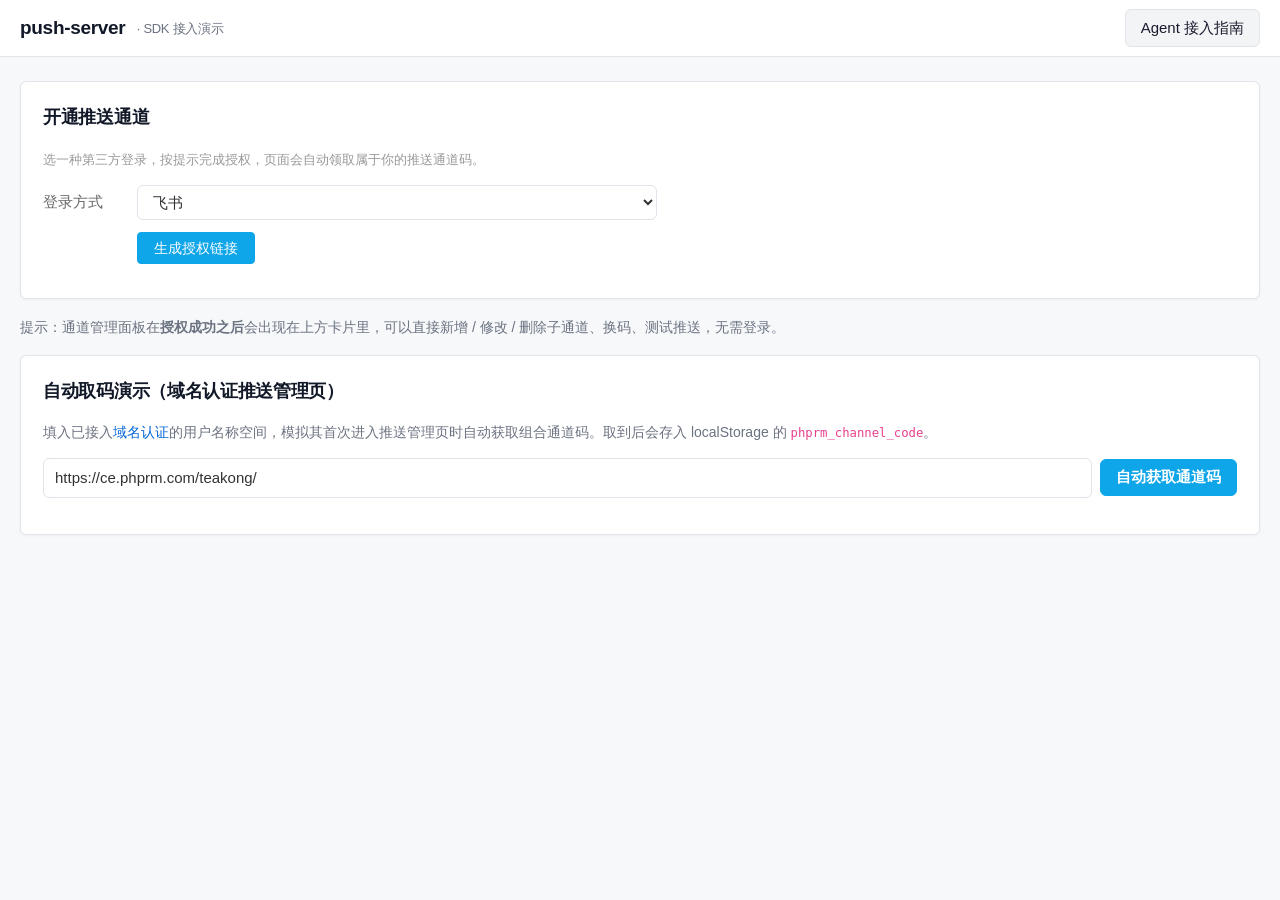
<file: demo.html>
<!doctype html>
<html lang="zh-CN">
<head>
<meta charset="utf-8">
<meta name="viewport" content="width=device-width, initial-scale=1">
<meta http-equiv="Cache-Control" content="no-cache, no-store, must-revalidate">
<title>SDK 接入演示 · 一封传话</title>
<!--
  这个演示页引入官网 style.css，只是为了让它和你看到的官网 index.html 长得一样。
  你自己的网站集成 push-sdk.js 时【不需要】引这个 style.css ——
  SDK 已把所需样式注入并限定在 .yf-auth / .yf-mgr / .yf-portal 作用域内，
  不会改动你网站原有的样式和功能（详见 push-sdk.js 头部注释）。
-->
<link rel="stylesheet" href="assets/style.css?v=14">
<style>
  /* 自动取码演示：名称空间输入框，统一页面表单控件风格 */
  #autoNs {
    flex: 1; min-width: 240px;
    border: 1px solid #e0e4ea; border-radius: 6px;
    padding: 7px 11px; font-size: 15px; line-height: 1.6;
    color: #333; background: #fff;
    transition: border-color .15s, box-shadow .15s;
  }
  #autoNs:focus { outline: none; border-color: #4eb389; box-shadow: 0 0 0 3px rgba(78, 179, 137, .15); }
  #autoNs::placeholder { color: #aaa; }
</style>
</head>
<body>

<header class="topbar">
  <div class="wrap">
    <a href="/push-server-frontend"><span class="brand">push-server<span class="sub"> · SDK 接入演示</span></span></a>
    <span style="flex:1"></span>
    <a class="keybtn" href="https://push.phprm.com/skill.md" target="_blank" rel="noopener">Agent 接入指南</a>
  </div>
</header>

<main class="wrap" style="padding-top:24px">

  <section class="card">
    <div class="card-head">
      <h2>开通推送通道</h2>
    </div>
    <div id="auth-slot"></div>
    <p id="result" class="muted small" style="display:none;margin-top:14px"></p>
  </section>

  <p class="muted small">提示：通道管理面板在<b>授权成功之后</b>会出现在上方卡片里，可以直接新增 / 修改 / 删除子通道、换码、测试推送，无需登录。</p>

  <!-- 自动取码演示：域名认证「推送管理页」场景，用户首次进入时按名称空间自动取组合通道码 -->
  <section class="card" style="margin-top:16px">
    <div class="card-head"><h2>自动取码演示（域名认证推送管理页）</h2></div>
    <p class="muted small">填入已接入<a href="https://push.phprm.com/host.html" target="_blank" rel="noopener">域名认证</a>的用户名称空间，模拟其首次进入推送管理页时自动获取组合通道码。取到后会存入 localStorage 的 <code>phprm_channel_code</code>。</p>
    <div style="display:flex;gap:8px;align-items:center;flex-wrap:wrap;margin-top:10px">
      <input id="autoNs" type="text" value="https://ce.phprm.com/teakong/" placeholder="用户名称空间，如 https://ce.phprm.com/teakong/">
      <button class="btn btn-primary" id="autoGetBtn" type="button">自动获取通道码</button>
    </div>
    <p id="autoResult" class="muted small" style="margin-top:12px;display:none"></p>
    <!-- 取到组合通道码后，在这里直接挂 SDK 的通道管理面板（与授权成功后那块一致） -->
    <div id="autoMgrSlot" style="margin-top:14px"></div>
  </section>

</main>

<script src="assets/push-sdk.js?v=8"></script>
<script>
  var sdk = YfPush.create({ mcpSource: 'my-test-page' });
  sdk.mountAuthCard('#auth-slot', {
    title: '',
    onSuccess: function (r) {
      var el = document.getElementById('result');
      el.textContent = '你的通道码：' + r.channelCode;
      el.style.display = '';
      console.log('通道码', r.channelCode);
    }
  });

  // 自动取码演示：按名称空间自动取回组合通道码
  var autoGetBtn = document.getElementById('autoGetBtn');
  var autoMgrHandle = null; // 已挂载的管理面板句柄，重复取码时先销毁旧的
  if (autoGetBtn) {
    autoGetBtn.addEventListener('click', function () {
      var ns = document.getElementById('autoNs').value.trim();
      var out = document.getElementById('autoResult');
      out.style.display = '';
      out.textContent = '正在获取…';
      sdk.autoGetChannelCode({
        referer: ns,
        onSuccess: function (code) { console.log('自动取到组合通道码', code); },
        onError: function (err) { console.error('自动取码失败', err); }
      }).then(function (code) {
        out.textContent = '自动取到组合通道码：' + code + '（已存入 localStorage）';
        // 拿到码后直接挂出通道管理面板：传 code 走「有码直入」分支，跳过授权卡，
        // 与上方授权成功后那块完全一致，可新增 / 修改 / 删除子通道、换码、测试推送。
        var slot = document.getElementById('autoMgrSlot');
        if (slot) {
          if (autoMgrHandle && typeof autoMgrHandle.destroy === 'function') { autoMgrHandle.destroy(); }
          slot.innerHTML = '';
          autoMgrHandle = sdk.mountAuthCard(slot, {
            code: code,
            onCodeChanged: function (newCode) {
              // 面板里换码后同步回 localStorage，保持与自动取码一致
              try { localStorage.setItem('phprm_channel_code', newCode); } catch (e) {}
              out.textContent = '已切换到通道码：' + newCode;
            }
          });
        }
      })['catch'](function (err) {
        out.textContent = '获取失败：' + (err && err.message ? err.message : err) + '。该名称空间可能未做域名认证，可改用上方授权卡自行开通。';
        // 失败时清掉旧面板，避免展示上一次的码造成误会
        if (autoMgrHandle && typeof autoMgrHandle.destroy === 'function') { autoMgrHandle.destroy(); }
        autoMgrHandle = null;
        var slot = document.getElementById('autoMgrSlot');
        if (slot) { slot.innerHTML = ''; }
      });
    });
  }
</script>

</body>
</html>
</file>
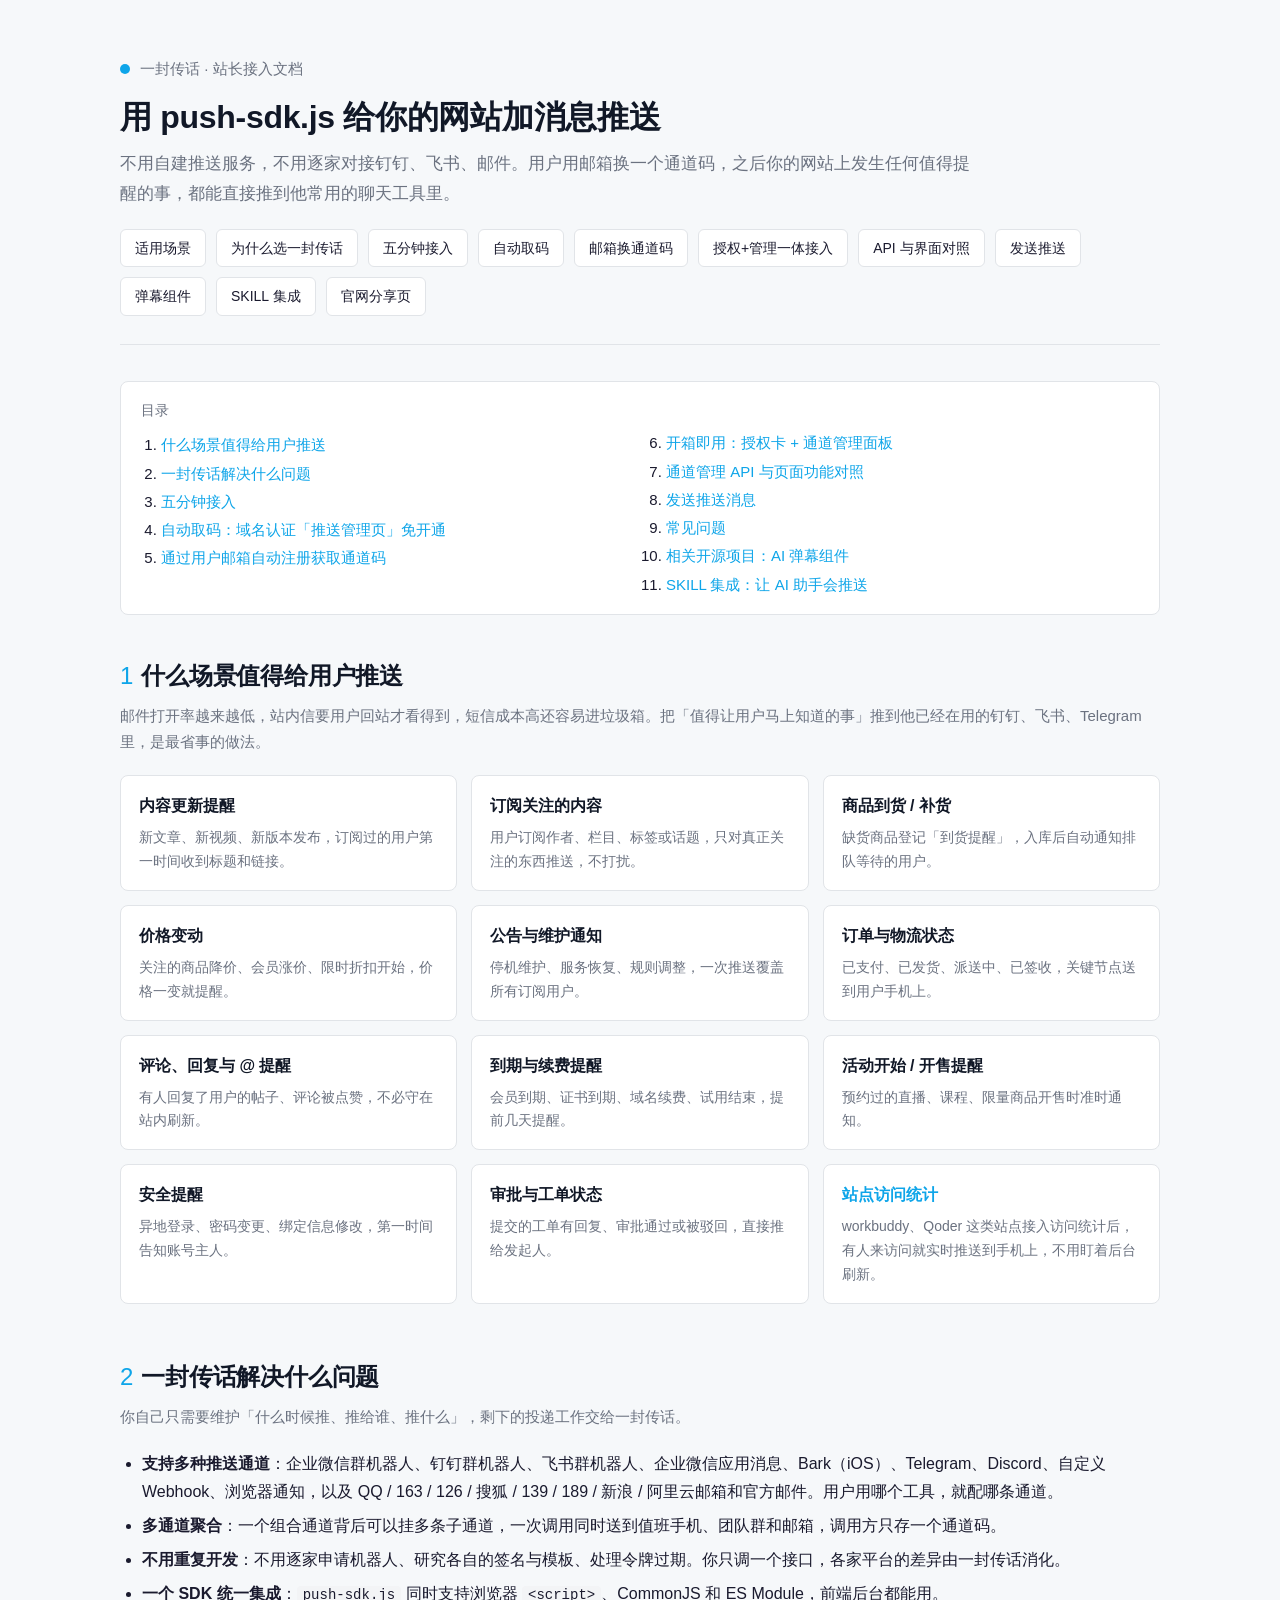
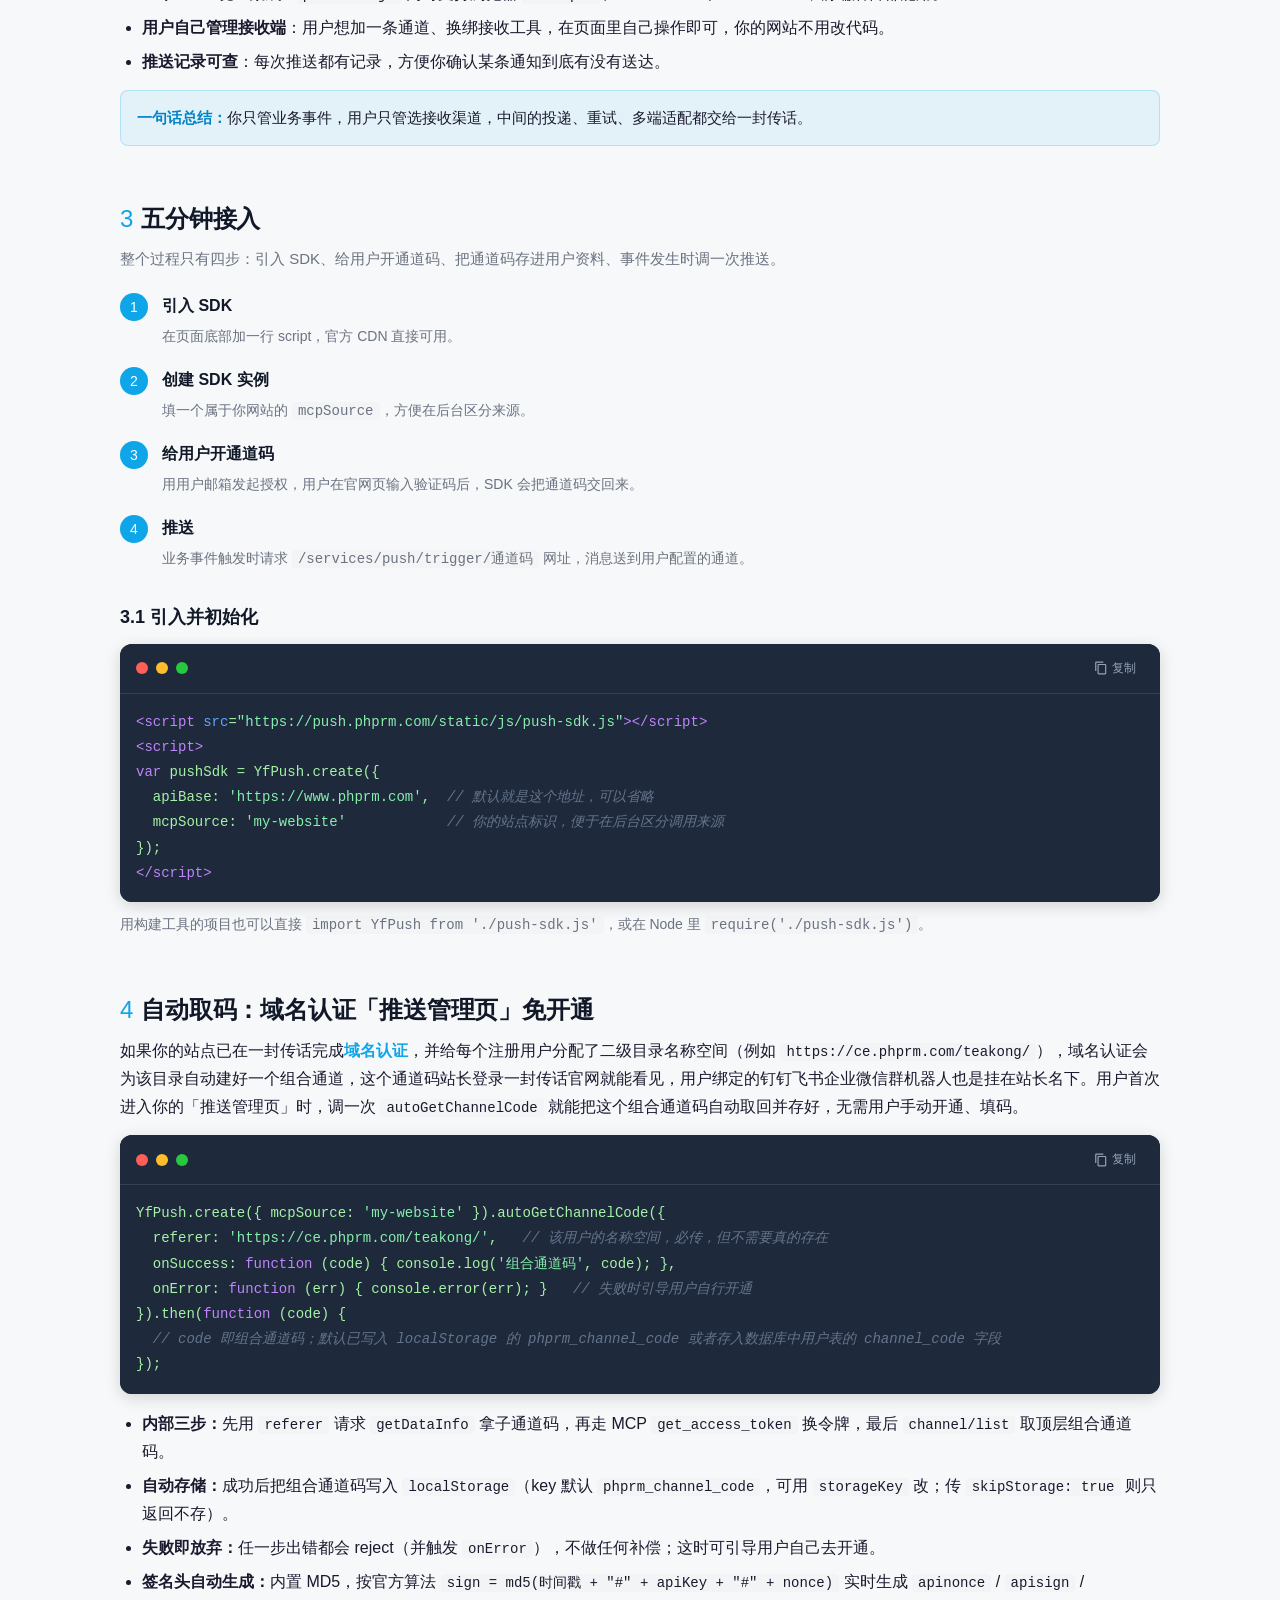
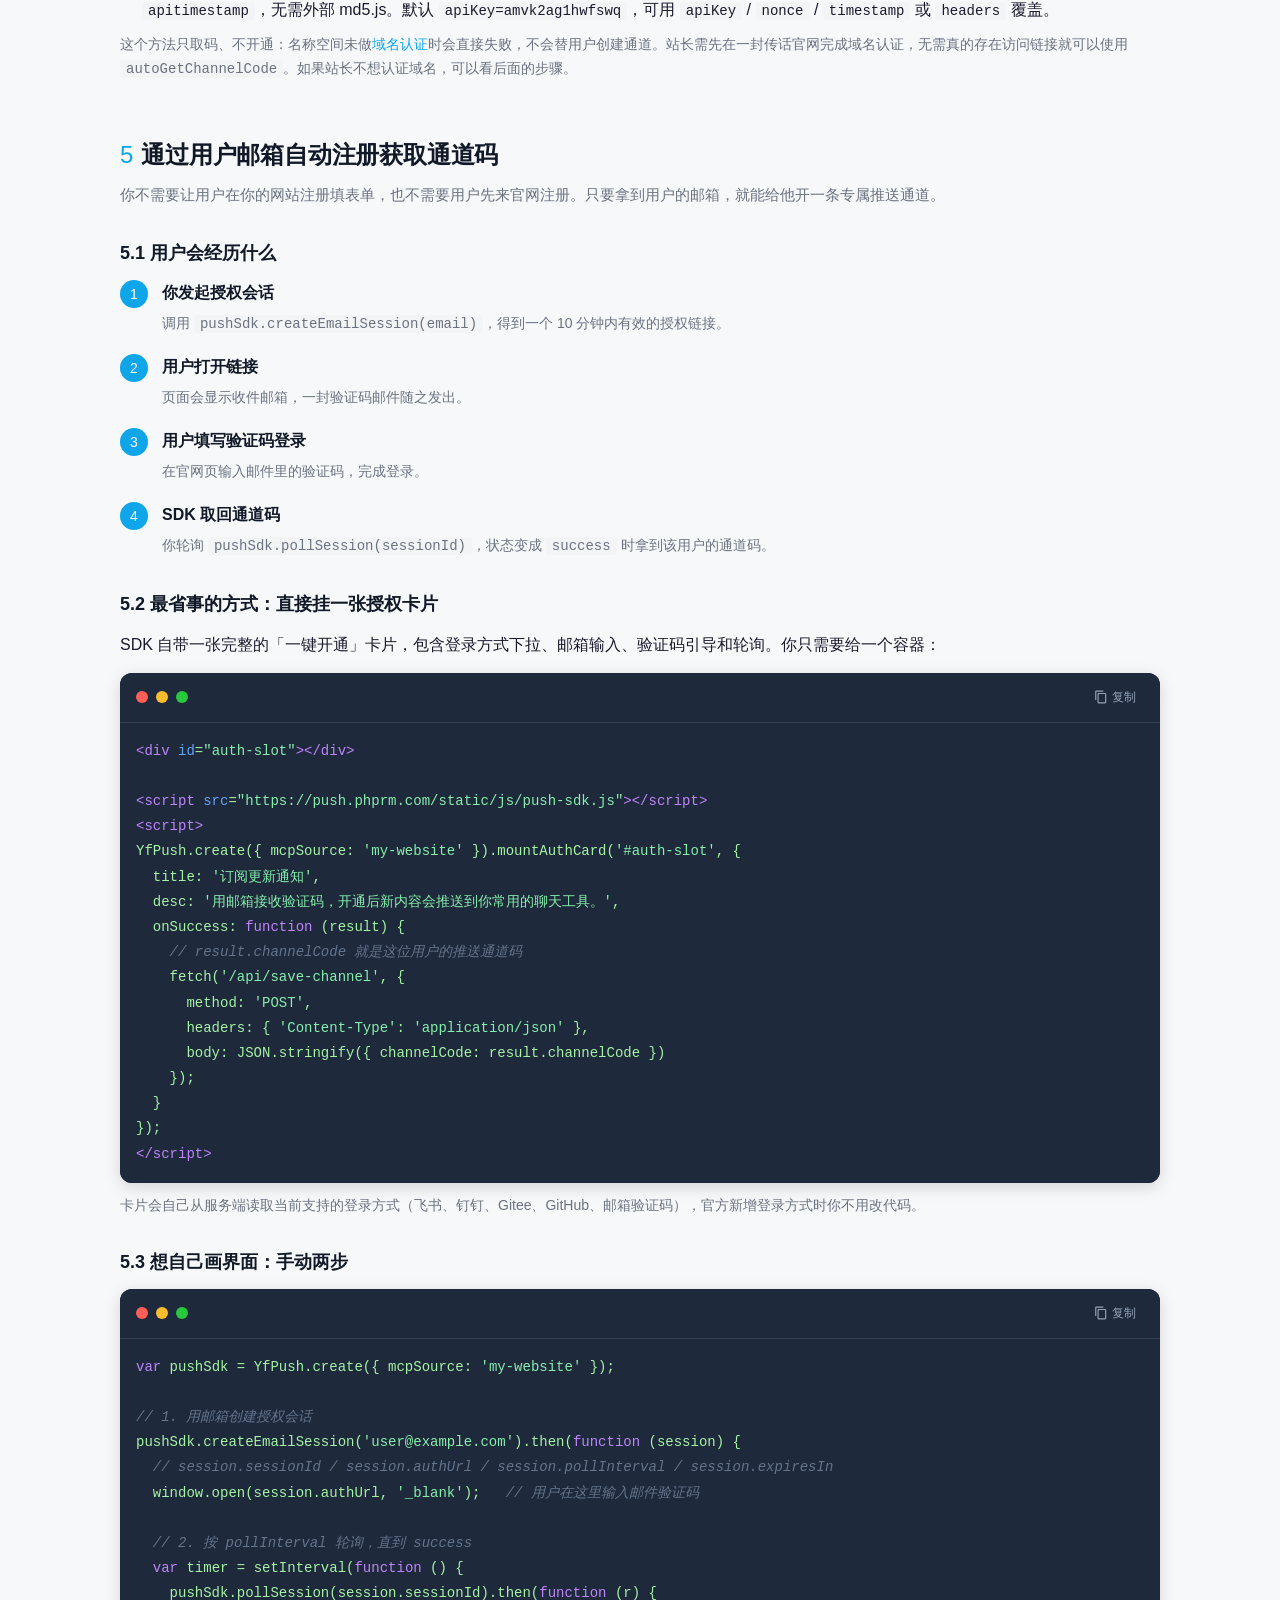
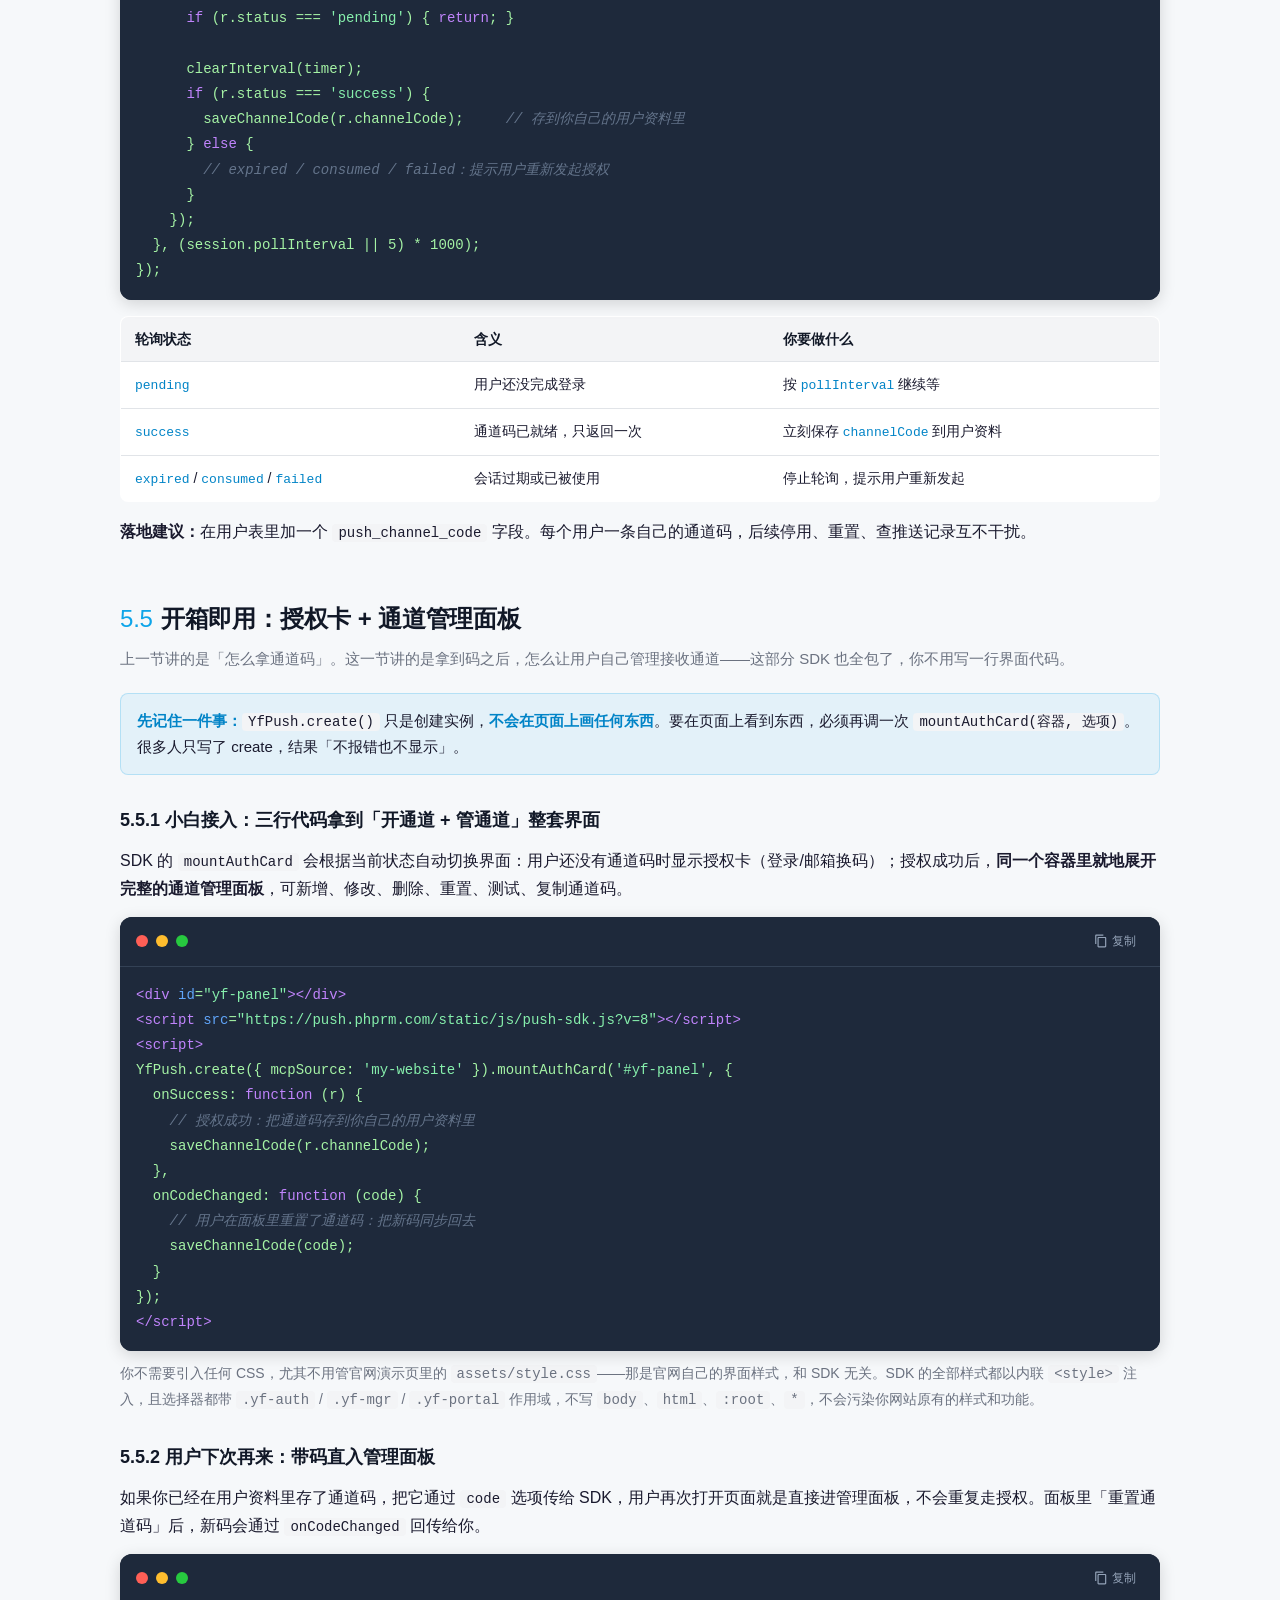
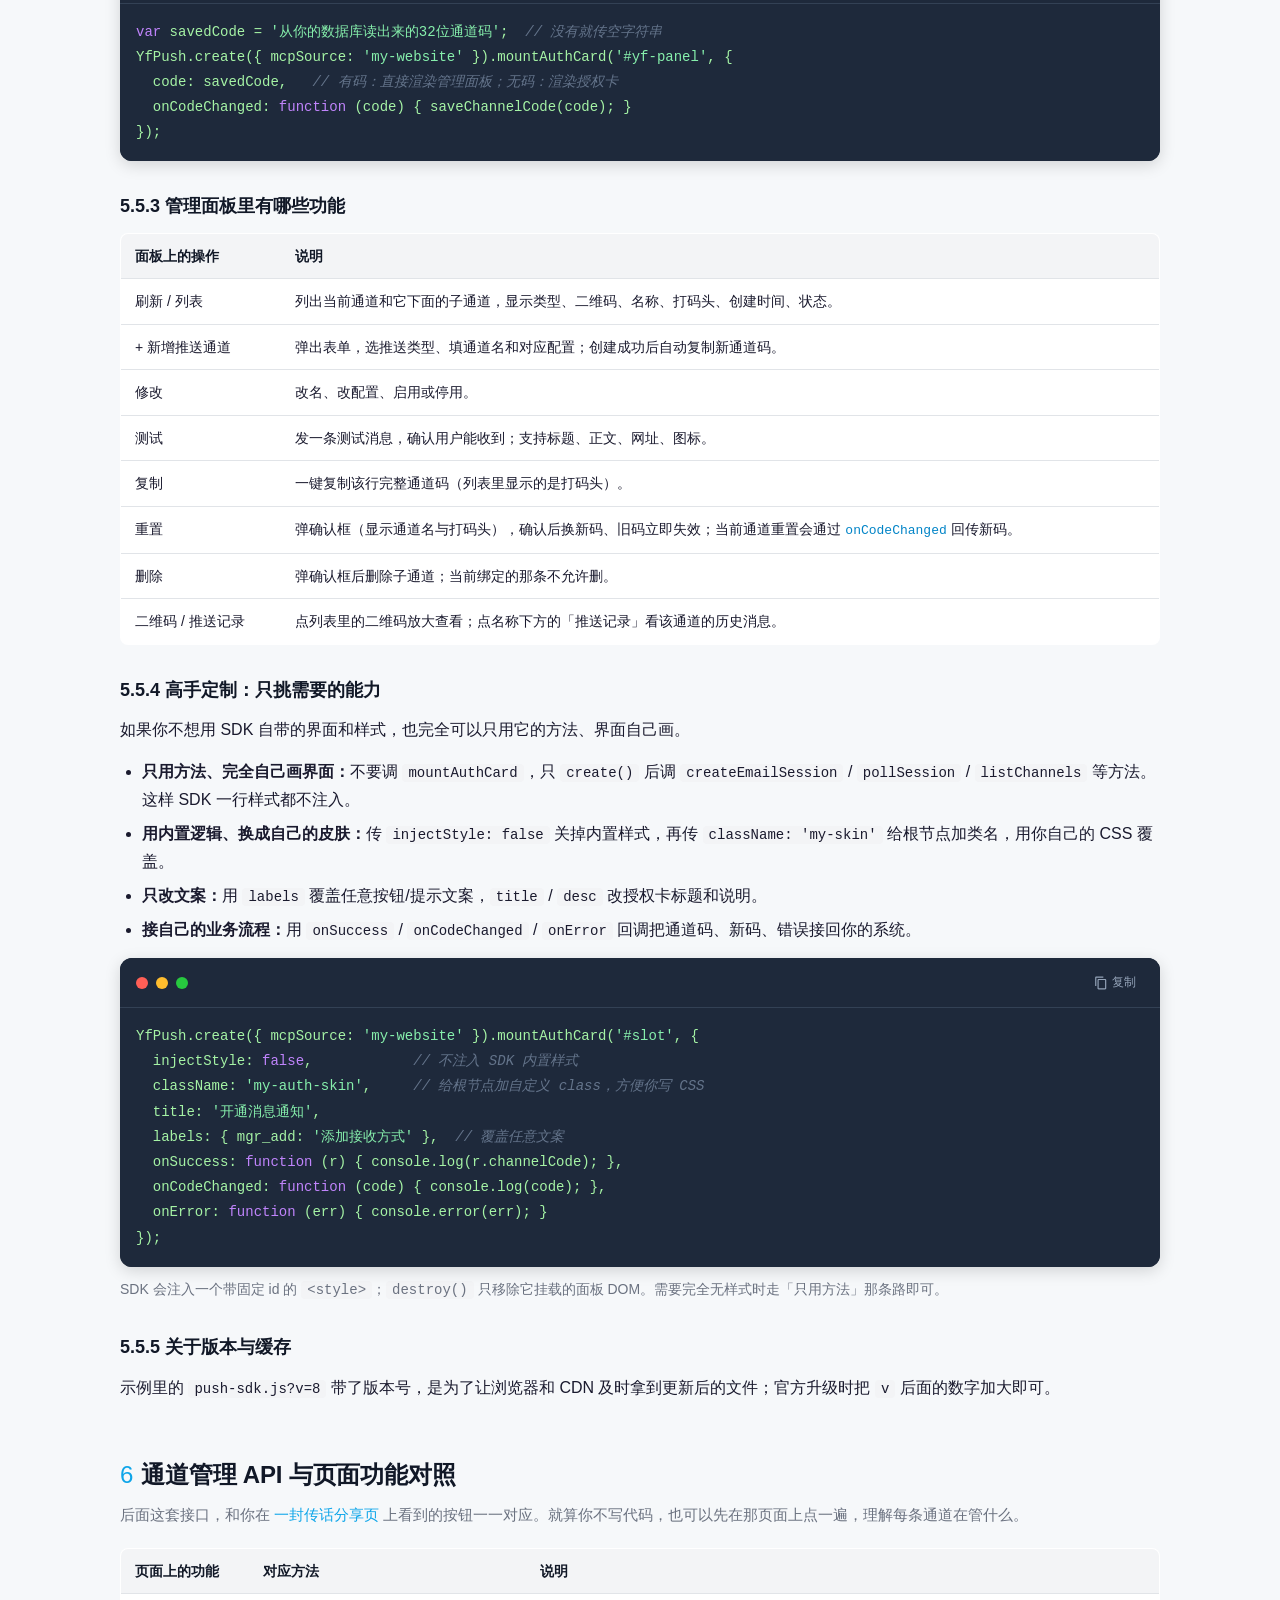
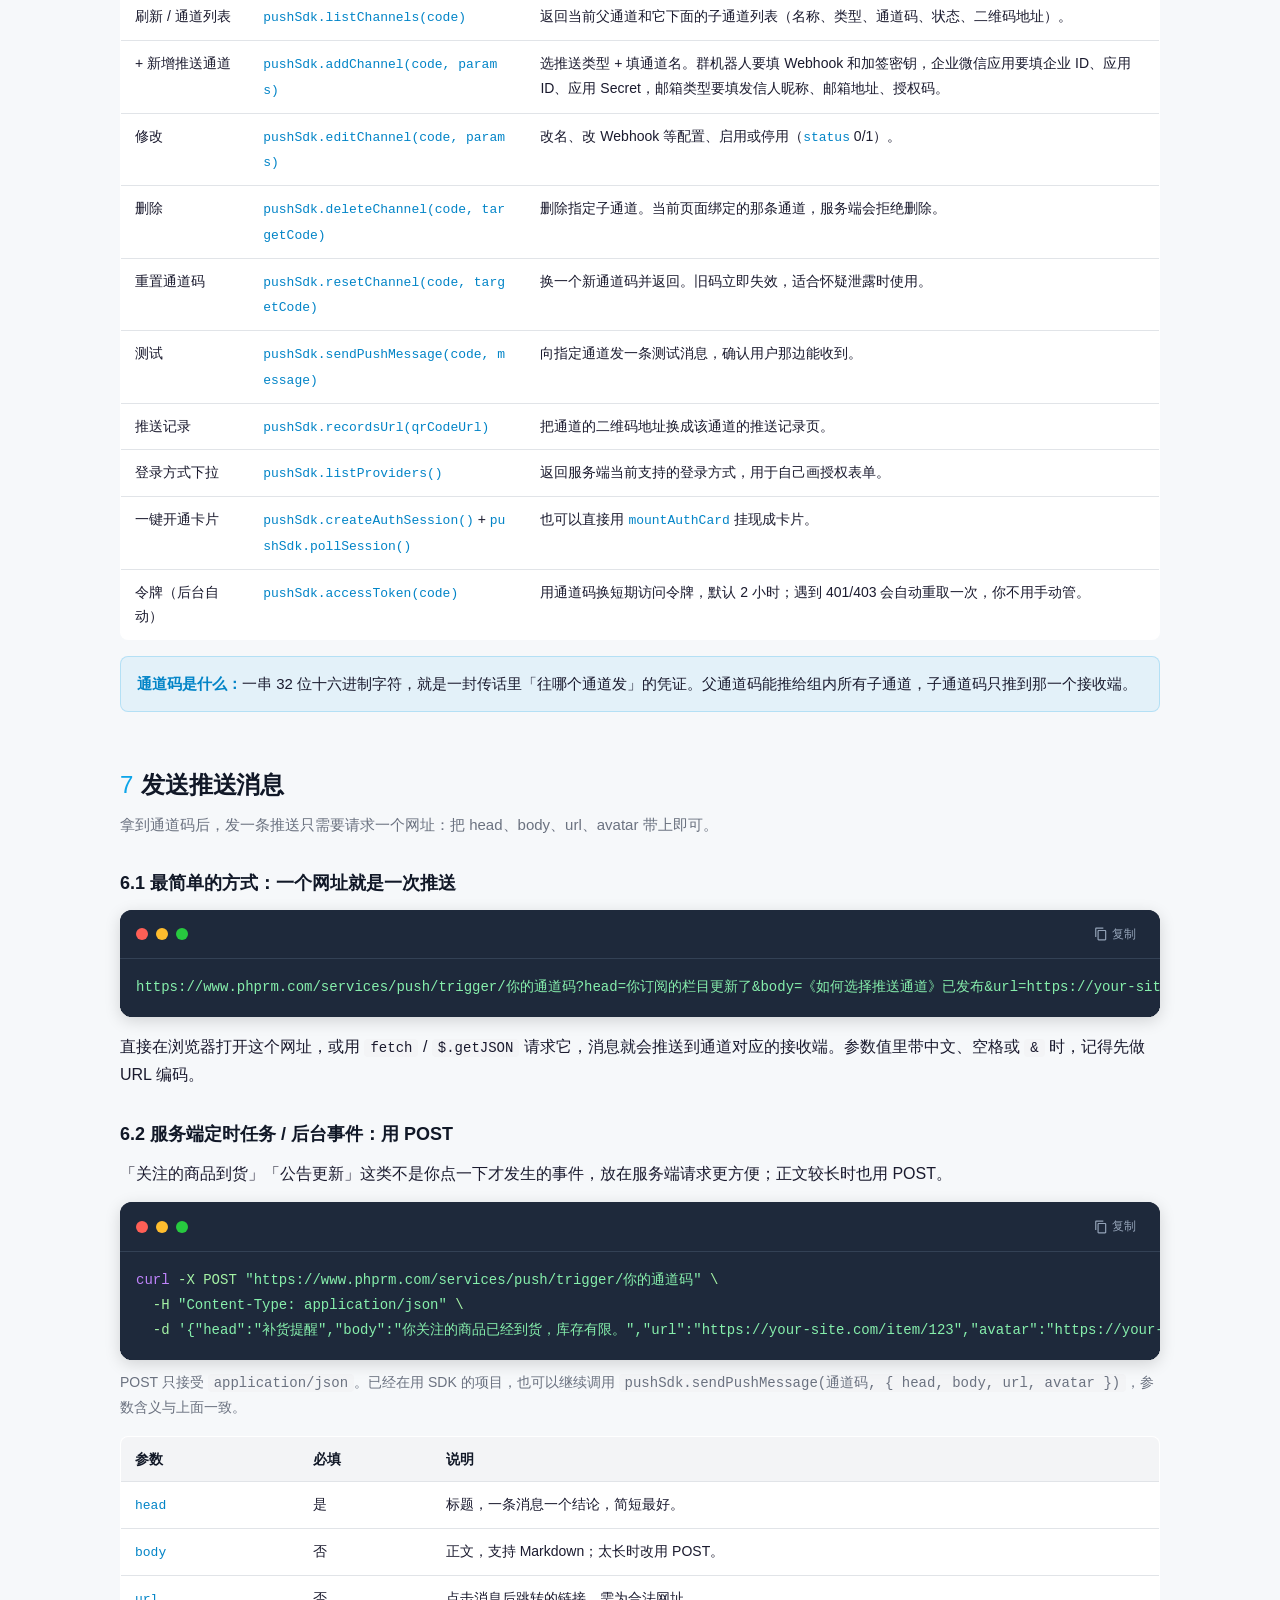
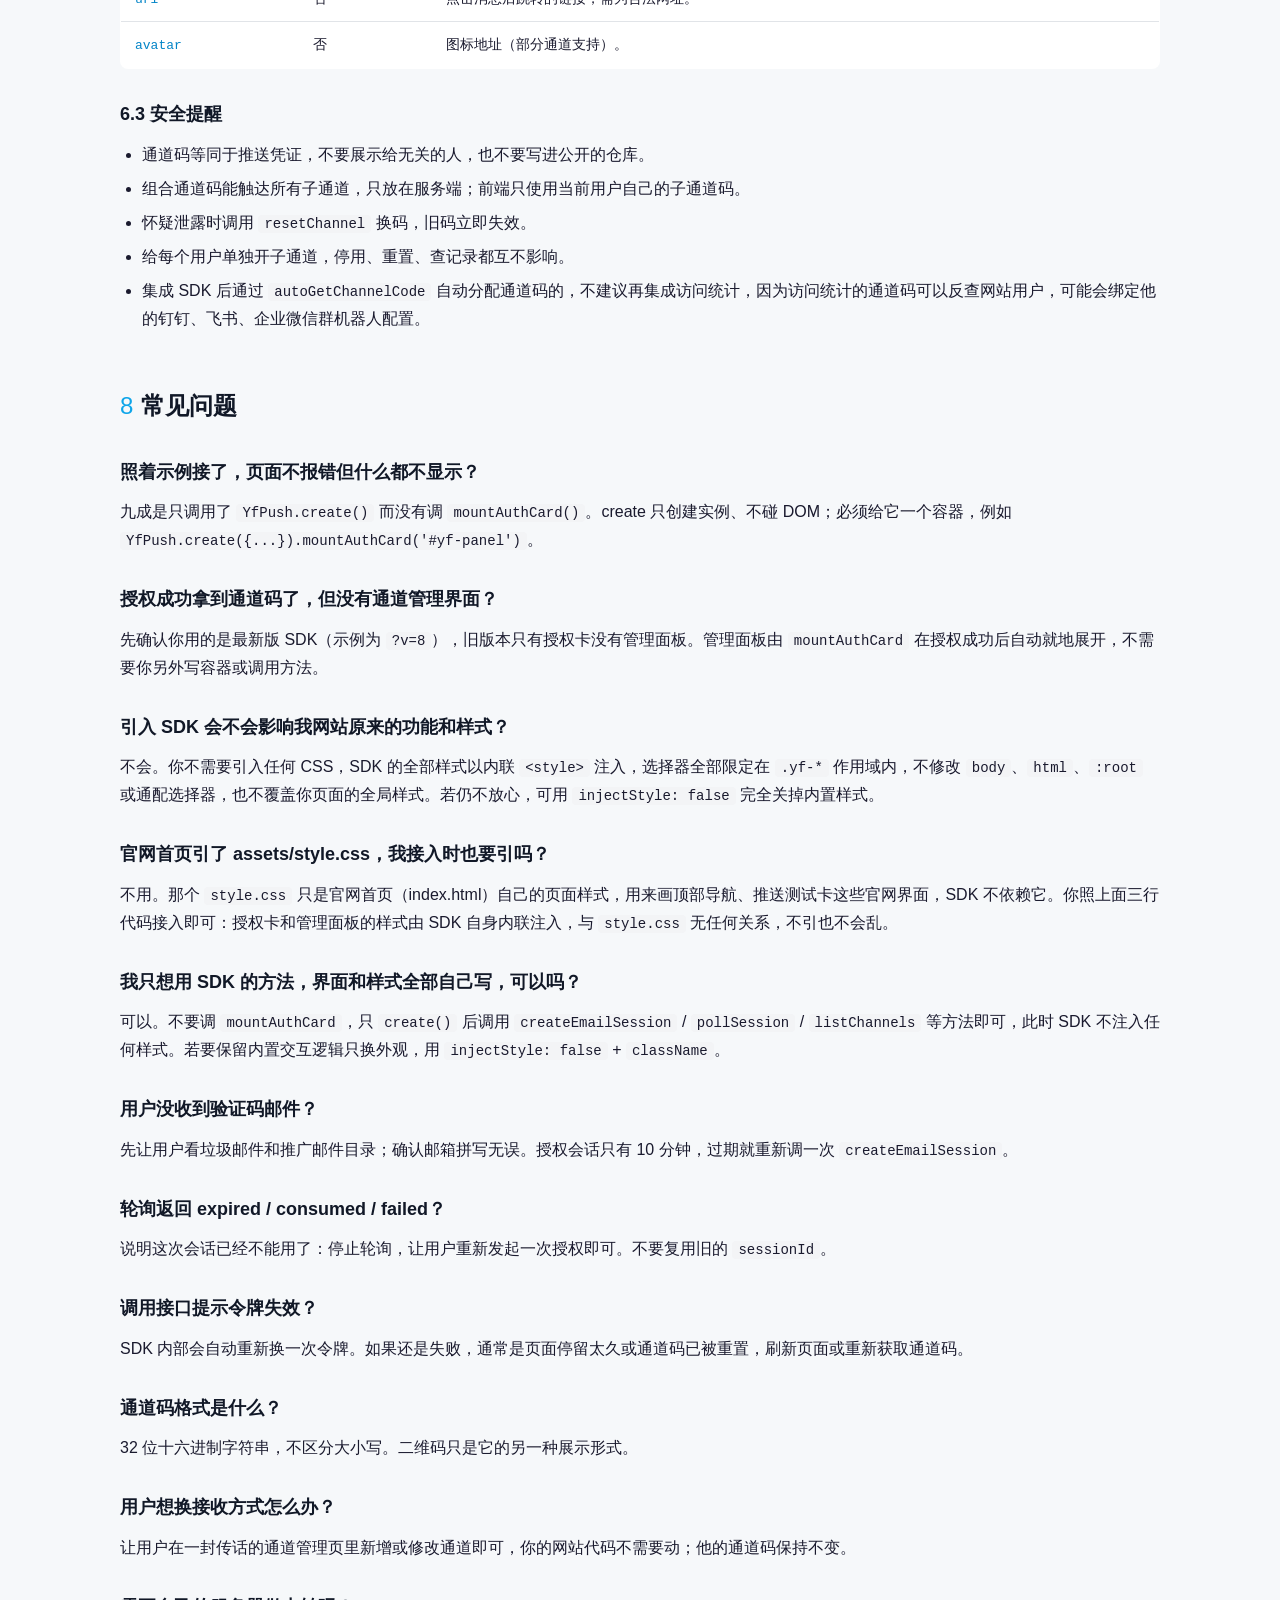
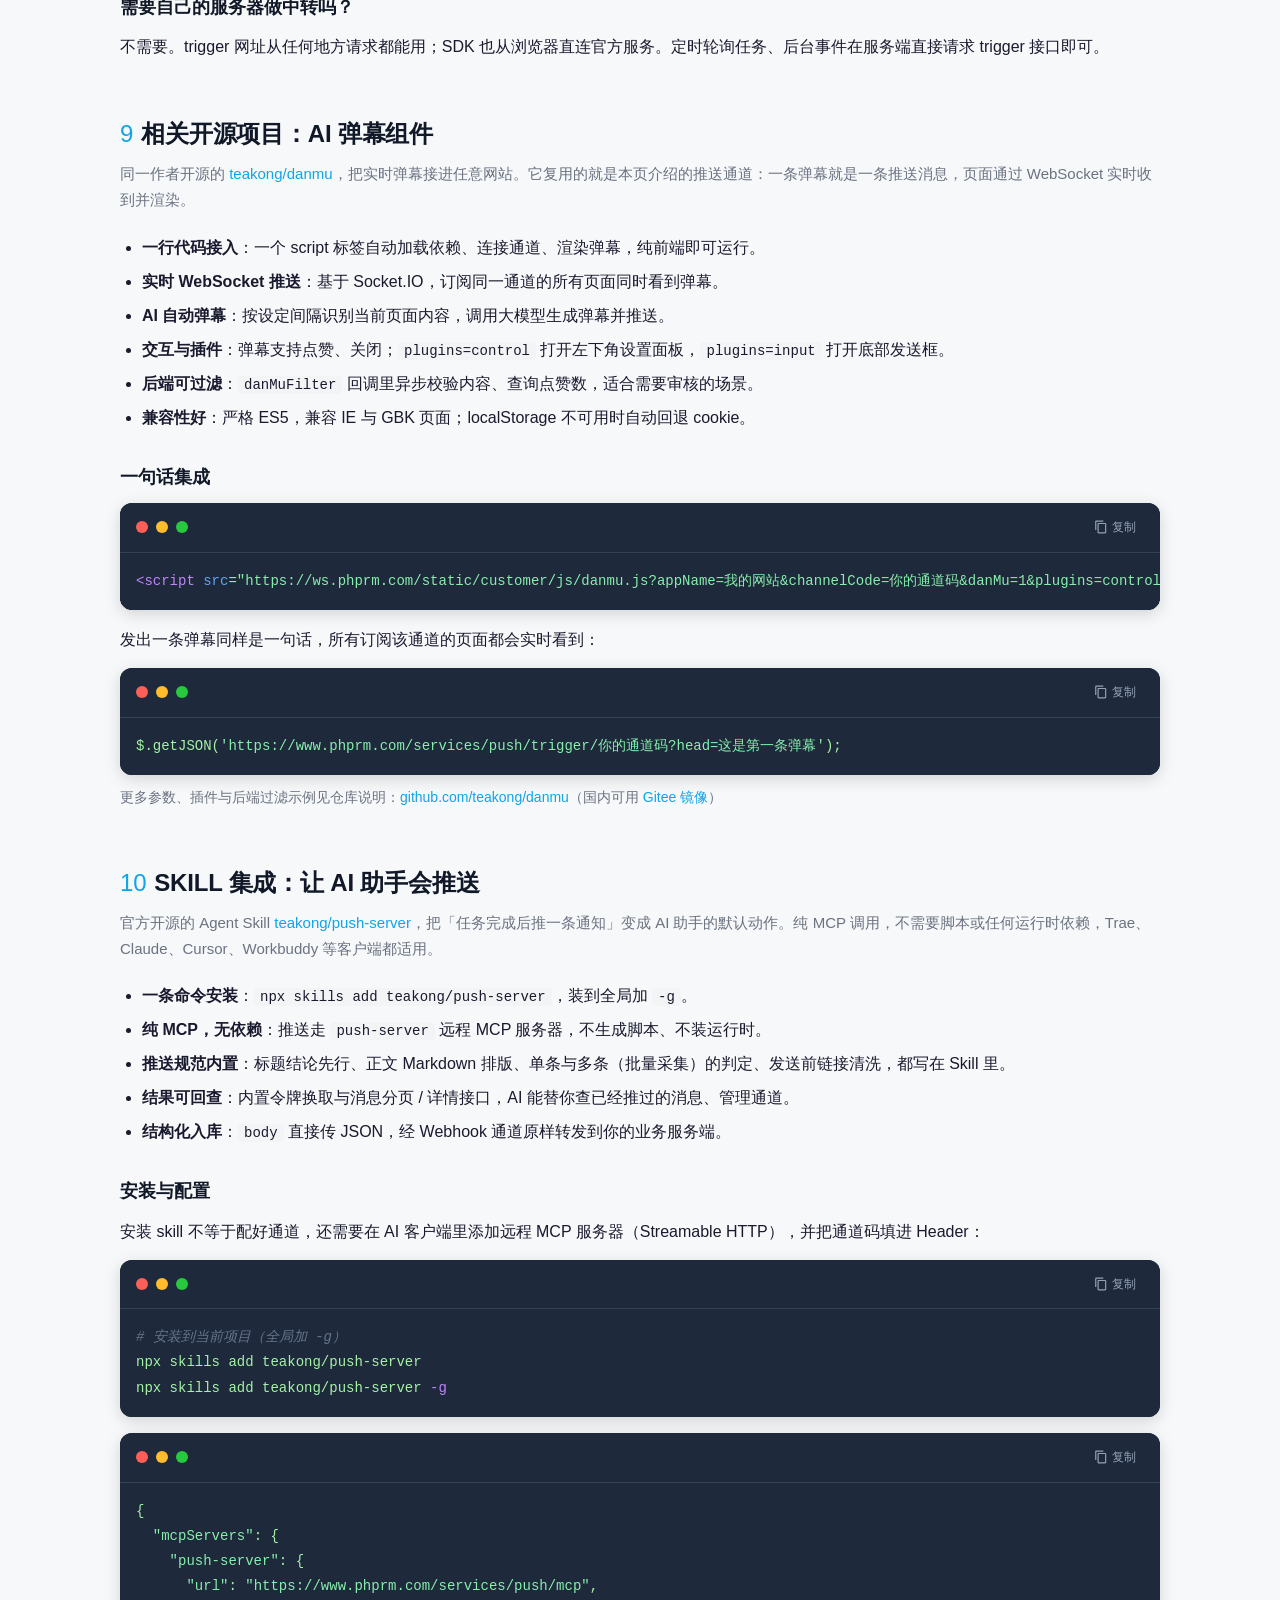
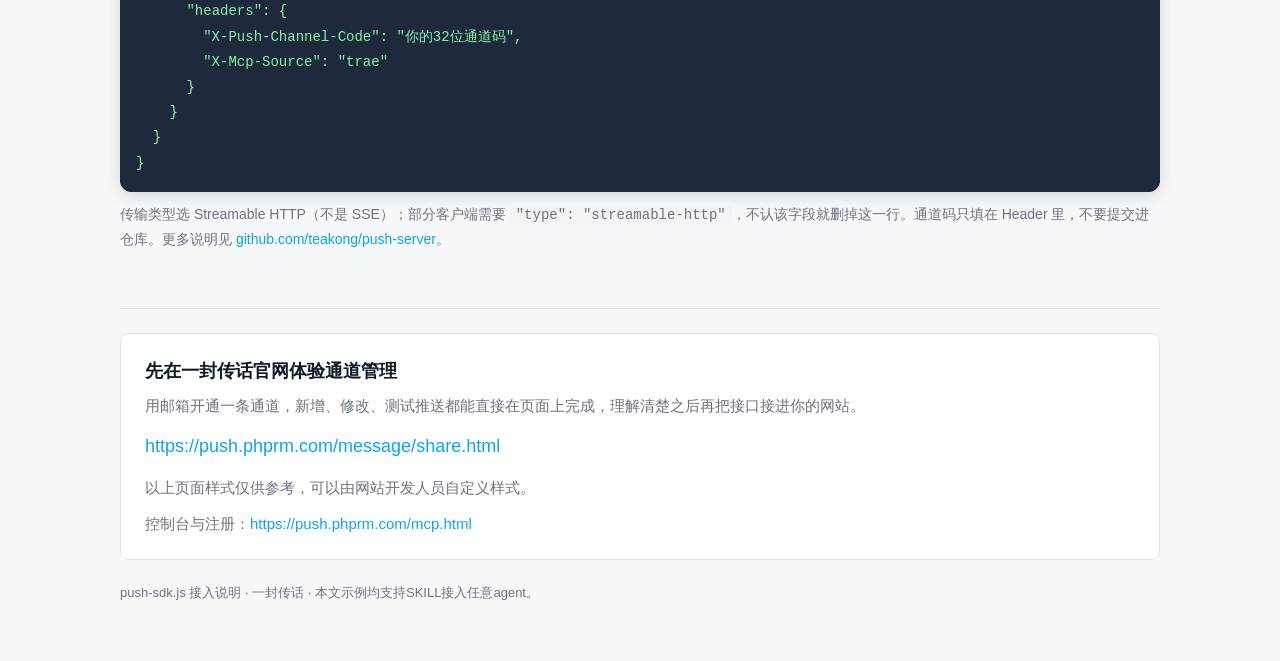
<file: push-sdk-guide.html>
<!doctype html>
<html lang="zh-CN">
<head>
<meta charset="utf-8">
<meta name="viewport" content="width=device-width, initial-scale=1">
<title>push-sdk.js 接入说明（站长版） - 一封传话</title>
<meta name="description" content="站长如何用一封传话 push-sdk.js 给自己的网站用户做消息推送：场景、优势、自动取码、邮箱自动注册换通道码、通道管理 API 与界面功能对照。">
<style>
  :root{
    --bg:#f6f8fa; --card:#fff; --line:#e1e4e8; --text:#1a1a2e; --text-strong:#111827;
    --muted:#6b7280; --brand:#0ea5e9; --brand-dark:#0284c7; --brand-bg:rgba(14,165,233,.08);
    --code-bg:#f3f4f6; --ok:#059669; --warn:#d97706;
  }
  *{box-sizing:border-box;}
  html,body{margin:0;padding:0;}
  body{
    background:var(--bg); color:var(--text);
    font-family:-apple-system,BlinkMacSystemFont,"Segoe UI","PingFang SC","Hiragino Sans GB","Microsoft YaHei",sans-serif;
    font-size:16px; line-height:1.75; font-weight:400;
  }
  a{color:var(--brand); text-decoration:none;}
  a:hover{text-decoration:underline;}
  .wrap{max-width:1080px; margin:0 auto; padding:0 20px 72px;}

  header.top{padding:56px 0 28px; border-bottom:1px solid var(--line); margin-bottom:36px;}
  .brandline{display:flex; align-items:center; gap:10px; font-size:15px; color:var(--muted);}
  .dot{width:10px; height:10px; border-radius:50%; background:var(--brand); flex:none;}
  h1{font-size:32px; line-height:1.35; font-weight:600; color:var(--text-strong); margin:14px 0 10px; letter-spacing:-.3px;}
  .lead{font-size:17px; color:var(--muted); margin:0; max-width:860px;}
  .quicklinks{display:flex; flex-wrap:wrap; gap:10px; margin-top:20px;}
  .quicklinks a{
    display:inline-block; padding:6px 14px; border:1px solid var(--line); border-radius:6px;
    background:var(--card); color:var(--text); font-size:14px;
  }
  .quicklinks a:hover{border-color:var(--brand); color:var(--brand-dark); text-decoration:none;}

  nav.toc{background:var(--card); border:1px solid var(--line); border-radius:8px; padding:16px 20px; margin-bottom:40px;}
  nav.toc p{margin:0 0 8px; font-size:14px; color:var(--muted);}
  nav.toc ol{margin:0; padding-left:20px; columns:2; column-gap:32px;}
  nav.toc li{margin:2px 0; font-size:15px; break-inside:avoid;}
  @media (max-width:640px){ nav.toc ol{columns:1;} }

  section{margin-bottom:52px;}
  h2{font-size:24px; font-weight:600; color:var(--text-strong); margin:0 0 6px; letter-spacing:-.2px;}
  h2 .no{color:var(--brand); margin-right:8px; font-weight:500;}
  .sub{color:var(--muted); font-size:15px; margin:0 0 20px;}
  h3{font-size:18px; font-weight:600; color:var(--text-strong); margin:30px 0 10px;}
  p{margin:0 0 14px;}

  .grid{display:grid; grid-template-columns:repeat(auto-fill,minmax(250px,1fr)); gap:14px;}
  .card{background:var(--card); border:1px solid var(--line); border-radius:8px; padding:16px 18px;}
  .card h4{margin:0 0 6px; font-size:16px; font-weight:600; color:var(--text-strong);}
  .card p{margin:0; font-size:14px; color:var(--muted); line-height:1.7;}

  ul.plain{margin:0 0 14px; padding-left:22px;}
  ul.plain li{margin:6px 0;}

  /* 代码块（参考 exempt.html 的 1Panel 终端风格） */
  .code-card{
    background:#1e293b; border-radius:12px; overflow:hidden;
    margin:0 0 16px; box-shadow:0 4px 16px rgba(0,0,0,.15); position:relative;
  }
  .code-head{
    display:flex; align-items:center; justify-content:space-between;
    padding:12px 16px; background:#1e293b; border-bottom:1px solid #334155;
  }
  .code-dots{display:flex; gap:8px;}
  .code-dots span{width:12px; height:12px; border-radius:50%; display:inline-block;}
  .code-dots .dot-red{background:#ff5f56;}
  .code-dots .dot-yellow{background:#ffbd2e;}
  .code-dots .dot-green{background:#27c93f;}
  .code-card pre{
    margin:0; background:#1e293b; color:#a5f3a5;
    padding:16px; overflow-x:auto; white-space:pre;
    font-family:Consolas,Monaco,"Courier New",monospace;
    font-size:14px; line-height:1.8;
  }
  .code-card pre .k{color:#c084fc;}
  .code-card pre .s{color:#86efac;}
  .code-card pre .c{color:#64748b; font-style:italic;}
  .code-card pre .fn{color:#60a5fa;}
  .copy-btn{
    background:none; border:none; color:#94a3b8; cursor:pointer;
    font-size:12px; padding:4px 8px; border-radius:4px;
    display:flex; align-items:center; gap:4px;
    font-family:inherit; line-height:1.4; transition:all .15s;
  }
  .copy-btn:hover{background:#334155; color:#e2e8f0;}
  .copy-btn:focus{outline:none;}
  .copy-btn svg{width:14px; height:14px; fill:currentColor; flex:none;}
  code.inline{
    background:var(--code-bg); border-radius:4px; padding:1px 6px; font-size:14px;
    font-family:"JetBrains Mono","Fira Code","SFMono-Regular",Consolas,Menlo,monospace;
  }

  table{width:100%; border-collapse:collapse; background:var(--card); border:1px solid var(--line); border-radius:8px; overflow:hidden; margin:0 0 16px;}
  th,td{text-align:left; padding:10px 14px; border-bottom:1px solid var(--line); vertical-align:top; font-size:14px;}
  th{background:var(--code-bg); color:var(--text-strong); font-weight:600; white-space:nowrap;}
  tr:last-child td{border-bottom:0;}
  td code{font-family:"JetBrains Mono","Fira Code",Consolas,Menlo,monospace; font-size:13px; color:var(--brand-dark); word-break:break-all;}

  .note{background:var(--brand-bg); border:1px solid rgba(14,165,233,.22); border-radius:8px; padding:14px 16px; margin:0 0 16px; font-size:15px;}
  .note strong{color:var(--brand-dark); font-weight:600;}
  .tip{color:var(--muted); font-size:14px; margin:-6px 0 16px;}

  .steps{counter-reset:step; margin:0 0 16px; padding:0; list-style:none;}
  .steps li{position:relative; padding-left:42px; margin:0 0 16px;}
  .steps li::before{
    counter-increment:step; content:counter(step);
    position:absolute; left:0; top:1px; width:28px; height:28px; border-radius:50%;
    background:var(--brand); color:#fff; font-size:14px; line-height:28px; text-align:center;
  }
  .steps b{display:block; font-weight:600; color:var(--text-strong); margin-bottom:2px;}
  .steps span{font-size:14px; color:var(--muted);}

  footer.end{border-top:1px solid var(--line); padding-top:24px; margin-top:56px;}
  .cta{background:var(--card); border:1px solid var(--line); border-radius:8px; padding:22px 24px; margin-bottom:22px;}
  .cta h3{margin:0 0 6px;}
  .cta p{margin:0 0 12px; color:var(--muted); font-size:15px;}
  .cta .big{font-size:18px; word-break:break-all;}
  .foot-meta{font-size:13px; color:var(--muted);}
</style>
</head>
<body>
<div class="wrap">

  <header class="top">
    <div class="brandline"><span class="dot"></span>一封传话 · 站长接入文档</div>
    <h1>用 push-sdk.js 给你的网站加消息推送</h1>
    <p class="lead">不用自建推送服务，不用逐家对接钉钉、飞书、邮件。用户用邮箱换一个通道码，之后你的网站上发生任何值得提醒的事，都能直接推到他常用的聊天工具里。</p>
    <div class="quicklinks">
      <a href="#scenes">适用场景</a>
      <a href="#why">为什么选一封传话</a>
      <a href="#start">五分钟接入</a>
      <a href="#auto">自动取码</a>
      <a href="#auth">邮箱换通道码</a>
      <a href="#panel">授权+管理一体接入</a>
      <a href="#api">API 与界面对照</a>
      <a href="#push">发送推送</a>
      <a href="#danmu">弹幕组件</a>
      <a href="#skill">SKILL 集成</a>
      <a href="https://push.phprm.com/message/share.html" target="_blank" rel="noopener">官网分享页</a>
    </div>
  </header>

  <nav class="toc">
    <p>目录</p>
    <ol>
      <li><a href="#scenes">什么场景值得给用户推送</a></li>
      <li><a href="#why">一封传话解决什么问题</a></li>
      <li><a href="#start">五分钟接入</a></li>
      <li><a href="#auto">自动取码：域名认证「推送管理页」免开通</a></li>
      <li><a href="#auth">通过用户邮箱自动注册获取通道码</a></li>
      <li><a href="#panel">开箱即用：授权卡 + 通道管理面板</a></li>
      <li><a href="#api">通道管理 API 与页面功能对照</a></li>
      <li><a href="#push">发送推送消息</a></li>
      <li><a href="#faq">常见问题</a></li>
      <li><a href="#danmu">相关开源项目：AI 弹幕组件</a></li>
      <li><a href="#skill">SKILL 集成：让 AI 助手会推送</a></li>
    </ol>
  </nav>

  <section id="scenes">
    <h2><span class="no">1</span>什么场景值得给用户推送</h2>
    <p class="sub">邮件打开率越来越低，站内信要用户回站才看得到，短信成本高还容易进垃圾箱。把「值得让用户马上知道的事」推到他已经在用的钉钉、飞书、Telegram 里，是最省事的做法。</p>

    <div class="grid">
      <div class="card">
        <h4>内容更新提醒</h4>
        <p>新文章、新视频、新版本发布，订阅过的用户第一时间收到标题和链接。</p>
      </div>
      <div class="card">
        <h4>订阅关注的内容</h4>
        <p>用户订阅作者、栏目、标签或话题，只对真正关注的东西推送，不打扰。</p>
      </div>
      <div class="card">
        <h4>商品到货 / 补货</h4>
        <p>缺货商品登记「到货提醒」，入库后自动通知排队等待的用户。</p>
      </div>
      <div class="card">
        <h4>价格变动</h4>
        <p>关注的商品降价、会员涨价、限时折扣开始，价格一变就提醒。</p>
      </div>
      <div class="card">
        <h4>公告与维护通知</h4>
        <p>停机维护、服务恢复、规则调整，一次推送覆盖所有订阅用户。</p>
      </div>
      <div class="card">
        <h4>订单与物流状态</h4>
        <p>已支付、已发货、派送中、已签收，关键节点送到用户手机上。</p>
      </div>
      <div class="card">
        <h4>评论、回复与 @ 提醒</h4>
        <p>有人回复了用户的帖子、评论被点赞，不必守在站内刷新。</p>
      </div>
      <div class="card">
        <h4>到期与续费提醒</h4>
        <p>会员到期、证书到期、域名续费、试用结束，提前几天提醒。</p>
      </div>
      <div class="card">
        <h4>活动开始 / 开售提醒</h4>
        <p>预约过的直播、课程、限量商品开售时准时通知。</p>
      </div>
      <div class="card">
        <h4>安全提醒</h4>
        <p>异地登录、密码变更、绑定信息修改，第一时间告知账号主人。</p>
      </div>
      <div class="card">
        <h4>审批与工单状态</h4>
        <p>提交的工单有回复、审批通过或被驳回，直接推给发起人。</p>
      </div>
      <div class="card">
        <h4><a href="https://push.phprm.com/stat.html" target="_blank" rel="noopener">站点访问统计</a></h4>
        <p>workbuddy、Qoder 这类站点接入访问统计后，有人来访问就实时推送到手机上，不用盯着后台刷新。</p>
      </div>
    </div>
  </section>

  <section id="why">
    <h2><span class="no">2</span>一封传话解决什么问题</h2>
    <p class="sub">你自己只需要维护「什么时候推、推给谁、推什么」，剩下的投递工作交给一封传话。</p>

    <ul class="plain">
      <li><strong>支持多种推送通道</strong>：企业微信群机器人、钉钉群机器人、飞书群机器人、企业微信应用消息、Bark（iOS）、Telegram、Discord、自定义 Webhook、浏览器通知，以及 QQ / 163 / 126 / 搜狐 / 139 / 189 / 新浪 / 阿里云邮箱和官方邮件。用户用哪个工具，就配哪条通道。</li>
      <li><strong>多通道聚合</strong>：一个组合通道背后可以挂多条子通道，一次调用同时送到值班手机、团队群和邮箱，调用方只存一个通道码。</li>
      <li><strong>不用重复开发</strong>：不用逐家申请机器人、研究各自的签名与模板、处理令牌过期。你只调一个接口，各家平台的差异由一封传话消化。</li>
      <li><strong>一个 SDK 统一集成</strong>：<code class="inline">push-sdk.js</code> 同时支持浏览器 <code class="inline">&lt;script&gt;</code>、CommonJS 和 ES Module，前端后台都能用。</li>
      <li><strong>用户自己管理接收端</strong>：用户想加一条通道、换绑接收工具，在页面里自己操作即可，你的网站不用改代码。</li>
      <li><strong>推送记录可查</strong>：每次推送都有记录，方便你确认某条通知到底有没有送达。</li>
    </ul>

    <div class="note">
      <strong>一句话总结：</strong>你只管业务事件，用户只管选接收渠道，中间的投递、重试、多端适配都交给一封传话。
    </div>
  </section>

  <section id="start">
    <h2><span class="no">3</span>五分钟接入</h2>
    <p class="sub">整个过程只有四步：引入 SDK、给用户开通道码、把通道码存进用户资料、事件发生时调一次推送。</p>

    <ol class="steps">
      <li><b>引入 SDK</b><span>在页面底部加一行 script，官方 CDN 直接可用。</span></li>
      <li><b>创建 SDK 实例</b><span>填一个属于你网站的 <code class="inline">mcpSource</code>，方便在后台区分来源。</span></li>
      <li><b>给用户开通道码</b><span>用用户邮箱发起授权，用户在官网页输入验证码后，SDK 会把通道码交回来。</span></li>
      <li><b>推送</b><span>业务事件触发时请求 <code class="inline">/services/push/trigger/通道码</code> 网址，消息送到用户配置的通道。</span></li>
    </ol>

    <h3>3.1 引入并初始化</h3>
<pre><span class="k">&lt;script</span> <span class="fn">src</span>=<span class="s">"https://push.phprm.com/static/js/push-sdk.js"</span><span class="k">&gt;&lt;/script&gt;</span>
<span class="k">&lt;script&gt;</span>
<span class="k">var</span> pushSdk = YfPush.create({
  apiBase: <span class="s">'https://www.phprm.com'</span>,  <span class="c">// 默认就是这个地址，可以省略</span>
  mcpSource: <span class="s">'my-website'</span>            <span class="c">// 你的站点标识，便于在后台区分调用来源</span>
});
<span class="k">&lt;/script&gt;</span></pre>
    <p class="tip">用构建工具的项目也可以直接 <code class="inline">import YfPush from './push-sdk.js'</code>，或在 Node 里 <code class="inline">require('./push-sdk.js')</code>。</p>
  </section>

  <section id="auto">
    <h2><span class="no">4</span>自动取码：域名认证「推送管理页」免开通</h2>
    <p>如果你的站点已在一封传话完成<strong><a href="https://push.phprm.com/host.html" target="_blank" rel="noopener">域名认证</a></strong>，并给每个注册用户分配了二级目录名称空间（例如 <code class="inline">https://ce.phprm.com/teakong/</code>），域名认证会为该目录自动建好一个组合通道，这个通道码站长登录一封传话官网就能看见，用户绑定的钉钉飞书企业微信群机器人也是挂在站长名下。用户首次进入你的「推送管理页」时，调一次 <code class="inline">autoGetChannelCode</code> 就能把这个组合通道码自动取回并存好，无需用户手动开通、填码。</p>
<pre>YfPush.create({ mcpSource: <span class="s">'my-website'</span> }).autoGetChannelCode({
  referer: <span class="s">'https://ce.phprm.com/teakong/'</span>,   <span class="c">// 该用户的名称空间，必传，但不需要真的存在</span>
  onSuccess: <span class="k">function</span> (code) { console.log(<span class="s">'组合通道码'</span>, code); },
  onError: <span class="k">function</span> (err) { console.error(err); }   <span class="c">// 失败时引导用户自行开通</span>
}).then(<span class="k">function</span> (code) {
  <span class="c">// code 即组合通道码；默认已写入 localStorage 的 phprm_channel_code 或者存入数据库中用户表的 channel_code 字段</span>
});</pre>
    <ul class="plain">
      <li><strong>内部三步：</strong>先用 <code class="inline">referer</code> 请求 <code class="inline">getDataInfo</code> 拿子通道码，再走 MCP <code class="inline">get_access_token</code> 换令牌，最后 <code class="inline">channel/list</code> 取顶层组合通道码。</li>
      <li><strong>自动存储：</strong>成功后把组合通道码写入 <code class="inline">localStorage</code>（key 默认 <code class="inline">phprm_channel_code</code>，可用 <code class="inline">storageKey</code> 改；传 <code class="inline">skipStorage: true</code> 则只返回不存）。</li>
      <li><strong>失败即放弃：</strong>任一步出错都会 reject（并触发 <code class="inline">onError</code>），不做任何补偿；这时可引导用户自己去开通。</li>
      <li><strong>签名头自动生成：</strong>内置 MD5，按官方算法 <code class="inline">sign = md5(时间戳 + "#" + apiKey + "#" + nonce)</code> 实时生成 <code class="inline">apinonce</code> / <code class="inline">apisign</code> / <code class="inline">apitimestamp</code>，无需外部 md5.js。默认 <code class="inline">apiKey=amvk2ag1hwfswq</code>，可用 <code class="inline">apiKey</code> / <code class="inline">nonce</code> / <code class="inline">timestamp</code> 或 <code class="inline">headers</code> 覆盖。</li>
    </ul>
    <p class="tip">这个方法只取码、不开通：名称空间未做<a href="https://push.phprm.com/host.html" target="_blank" rel="noopener">域名认证</a>时会直接失败，不会替用户创建通道。站长需先在一封传话官网完成域名认证，无需真的存在访问链接就可以使用 <code class="inline">autoGetChannelCode</code>。如果站长不想认证域名，可以看后面的步骤。</p>
  </section>

  <section id="auth">
    <h2><span class="no">5</span>通过用户邮箱自动注册获取通道码</h2>
    <p class="sub">你不需要让用户在你的网站注册填表单，也不需要用户先来官网注册。只要拿到用户的邮箱，就能给他开一条专属推送通道。</p>

    <h3>5.1 用户会经历什么</h3>
    <ol class="steps">
      <li><b>你发起授权会话</b><span>调用 <code class="inline">pushSdk.createEmailSession(email)</code>，得到一个 10 分钟内有效的授权链接。</span></li>
      <li><b>用户打开链接</b><span>页面会显示收件邮箱，一封验证码邮件随之发出。</span></li>
      <li><b>用户填写验证码登录</b><span>在官网页输入邮件里的验证码，完成登录。</span></li>
      <li><b>SDK 取回通道码</b><span>你轮询 <code class="inline">pushSdk.pollSession(sessionId)</code>，状态变成 <code class="inline">success</code> 时拿到该用户的通道码。</span></li>
    </ol>
    
    <h3>5.2 最省事的方式：直接挂一张授权卡片</h3>
    <p>SDK 自带一张完整的「一键开通」卡片，包含登录方式下拉、邮箱输入、验证码引导和轮询。你只需要给一个容器：</p>
<pre><span class="k">&lt;div</span> <span class="fn">id</span>=<span class="s">"auth-slot"</span><span class="k">&gt;&lt;/div&gt;</span>

<span class="k">&lt;script</span> <span class="fn">src</span>=<span class="s">"https://push.phprm.com/static/js/push-sdk.js"</span><span class="k">&gt;&lt;/script&gt;</span>
<span class="k">&lt;script&gt;</span>
YfPush.create({ mcpSource: <span class="s">'my-website'</span> }).mountAuthCard(<span class="s">'#auth-slot'</span>, {
  title: <span class="s">'订阅更新通知'</span>,
  desc: <span class="s">'用邮箱接收验证码，开通后新内容会推送到你常用的聊天工具。'</span>,
  onSuccess: <span class="k">function</span> (result) {
    <span class="c">// result.channelCode 就是这位用户的推送通道码</span>
    fetch(<span class="s">'/api/save-channel'</span>, {
      method: <span class="s">'POST'</span>,
      headers: { <span class="s">'Content-Type'</span>: <span class="s">'application/json'</span> },
      body: JSON.stringify({ channelCode: result.channelCode })
    });
  }
});
<span class="k">&lt;/script&gt;</span></pre>
    <p class="tip">卡片会自己从服务端读取当前支持的登录方式（飞书、钉钉、Gitee、GitHub、邮箱验证码），官方新增登录方式时你不用改代码。</p>

    <h3>5.3 想自己画界面：手动两步</h3>
<pre><span class="k">var</span> pushSdk = YfPush.create({ mcpSource: <span class="s">'my-website'</span> });

<span class="c">// 1. 用邮箱创建授权会话</span>
pushSdk.createEmailSession(<span class="s">'user@example.com'</span>).then(<span class="k">function</span> (session) {
  <span class="c">// session.sessionId / session.authUrl / session.pollInterval / session.expiresIn</span>
  window.open(session.authUrl, <span class="s">'_blank'</span>);   <span class="c">// 用户在这里输入邮件验证码</span>

  <span class="c">// 2. 按 pollInterval 轮询，直到 success</span>
  <span class="k">var</span> timer = setInterval(<span class="k">function</span> () {
    pushSdk.pollSession(session.sessionId).then(<span class="k">function</span> (r) {
      <span class="k">if</span> (r.status === <span class="s">'pending'</span>) { <span class="k">return</span>; }

      clearInterval(timer);
      <span class="k">if</span> (r.status === <span class="s">'success'</span>) {
        saveChannelCode(r.channelCode);     <span class="c">// 存到你自己的用户资料里</span>
      } <span class="k">else</span> {
        <span class="c">// expired / consumed / failed：提示用户重新发起授权</span>
      }
    });
  }, (session.pollInterval || 5) * 1000);
});</pre>

    <table>
      <thead><tr><th>轮询状态</th><th>含义</th><th>你要做什么</th></tr></thead>
      <tbody>
        <tr><td><code>pending</code></td><td>用户还没完成登录</td><td>按 <code>pollInterval</code> 继续等</td></tr>
        <tr><td><code>success</code></td><td>通道码已就绪，只返回一次</td><td>立刻保存 <code>channelCode</code> 到用户资料</td></tr>
        <tr><td><code>expired</code> / <code>consumed</code> / <code>failed</code></td><td>会话过期或已被使用</td><td>停止轮询，提示用户重新发起</td></tr>
      </tbody>
    </table>

    <p><strong>落地建议：</strong>在用户表里加一个 <code class="inline">push_channel_code</code> 字段。每个用户一条自己的通道码，后续停用、重置、查推送记录互不干扰。</p>
  </section>

  <section id="panel">
    <h2><span class="no">5.5</span>开箱即用：授权卡 + 通道管理面板</h2>
    <p class="sub">上一节讲的是「怎么拿通道码」。这一节讲的是拿到码之后，怎么让用户自己管理接收通道——这部分 SDK 也全包了，你不用写一行界面代码。</p>

    <div class="note">
      <strong>先记住一件事：</strong><code class="inline">YfPush.create()</code> 只是创建实例，<strong>不会在页面上画任何东西</strong>。要在页面上看到东西，必须再调一次 <code class="inline">mountAuthCard(容器, 选项)</code>。很多人只写了 create，结果「不报错也不显示」。
    </div>

    <h3>5.5.1 小白接入：三行代码拿到「开通道 + 管通道」整套界面</h3>
    <p>SDK 的 <code class="inline">mountAuthCard</code> 会根据当前状态自动切换界面：用户还没有通道码时显示授权卡（登录/邮箱换码）；授权成功后，<strong>同一个容器里就地展开完整的通道管理面板</strong>，可新增、修改、删除、重置、测试、复制通道码。</p>
<pre><span class="k">&lt;div</span> <span class="fn">id</span>=<span class="s">"yf-panel"</span><span class="k">&gt;&lt;/div&gt;</span>
<span class="k">&lt;script</span> <span class="fn">src</span>=<span class="s">"https://push.phprm.com/static/js/push-sdk.js?v=8"</span><span class="k">&gt;&lt;/script&gt;</span>
<span class="k">&lt;script&gt;</span>
YfPush.create({ mcpSource: <span class="s">'my-website'</span> }).mountAuthCard(<span class="s">'#yf-panel'</span>, {
  onSuccess: <span class="k">function</span> (r) {
    <span class="c">// 授权成功：把通道码存到你自己的用户资料里</span>
    saveChannelCode(r.channelCode);
  },
  onCodeChanged: <span class="k">function</span> (code) {
    <span class="c">// 用户在面板里重置了通道码：把新码同步回去</span>
    saveChannelCode(code);
  }
});
<span class="k">&lt;/script&gt;</span></pre>
    <p class="tip">你不需要引入任何 CSS，尤其不用管官网演示页里的 <code class="inline">assets/style.css</code>——那是官网自己的界面样式，和 SDK 无关。SDK 的全部样式都以内联 <code class="inline">&lt;style&gt;</code> 注入，且选择器都带 <code class="inline">.yf-auth</code> / <code class="inline">.yf-mgr</code> / <code class="inline">.yf-portal</code> 作用域，不写 <code class="inline">body</code>、<code class="inline">html</code>、<code class="inline">:root</code>、<code class="inline">*</code>，不会污染你网站原有的样式和功能。</p>

    <h3>5.5.2 用户下次再来：带码直入管理面板</h3>
    <p>如果你已经在用户资料里存了通道码，把它通过 <code class="inline">code</code> 选项传给 SDK，用户再次打开页面就是直接进管理面板，不会重复走授权。面板里「重置通道码」后，新码会通过 <code class="inline">onCodeChanged</code> 回传给你。</p>
<pre><span class="k">var</span> savedCode = <span class="s">'从你的数据库读出来的32位通道码'</span>;  <span class="c">// 没有就传空字符串</span>
YfPush.create({ mcpSource: <span class="s">'my-website'</span> }).mountAuthCard(<span class="s">'#yf-panel'</span>, {
  code: savedCode,   <span class="c">// 有码：直接渲染管理面板；无码：渲染授权卡</span>
  onCodeChanged: <span class="k">function</span> (code) { saveChannelCode(code); }
});</pre>

    <h3>5.5.3 管理面板里有哪些功能</h3>
    <table>
      <thead><tr><th>面板上的操作</th><th>说明</th></tr></thead>
      <tbody>
        <tr><td>刷新 / 列表</td><td>列出当前通道和它下面的子通道，显示类型、二维码、名称、打码头、创建时间、状态。</td></tr>
        <tr><td>+ 新增推送通道</td><td>弹出表单，选推送类型、填通道名和对应配置；创建成功后自动复制新通道码。</td></tr>
        <tr><td>修改</td><td>改名、改配置、启用或停用。</td></tr>
        <tr><td>测试</td><td>发一条测试消息，确认用户能收到；支持标题、正文、网址、图标。</td></tr>
        <tr><td>复制</td><td>一键复制该行完整通道码（列表里显示的是打码头）。</td></tr>
        <tr><td>重置</td><td>弹确认框（显示通道名与打码头），确认后换新码、旧码立即失效；当前通道重置会通过 <code>onCodeChanged</code> 回传新码。</td></tr>
        <tr><td>删除</td><td>弹确认框后删除子通道；当前绑定的那条不允许删。</td></tr>
        <tr><td>二维码 / 推送记录</td><td>点列表里的二维码放大查看；点名称下方的「推送记录」看该通道的历史消息。</td></tr>
      </tbody>
    </table>

    <h3>5.5.4 高手定制：只挑需要的能力</h3>
    <p>如果你不想用 SDK 自带的界面和样式，也完全可以只用它的方法、界面自己画。</p>
    <ul class="plain">
      <li><strong>只用方法、完全自己画界面：</strong>不要调 <code class="inline">mountAuthCard</code>，只 <code class="inline">create()</code> 后调 <code class="inline">createEmailSession</code> / <code class="inline">pollSession</code> / <code class="inline">listChannels</code> 等方法。这样 SDK 一行样式都不注入。</li>
      <li><strong>用内置逻辑、换成自己的皮肤：</strong>传 <code class="inline">injectStyle: false</code> 关掉内置样式，再传 <code class="inline">className: 'my-skin'</code> 给根节点加类名，用你自己的 CSS 覆盖。</li>
      <li><strong>只改文案：</strong>用 <code class="inline">labels</code> 覆盖任意按钮/提示文案，<code class="inline">title</code> / <code class="inline">desc</code> 改授权卡标题和说明。</li>
      <li><strong>接自己的业务流程：</strong>用 <code class="inline">onSuccess</code> / <code class="inline">onCodeChanged</code> / <code class="inline">onError</code> 回调把通道码、新码、错误接回你的系统。</li>
    </ul>
<pre>YfPush.create({ mcpSource: <span class="s">'my-website'</span> }).mountAuthCard(<span class="s">'#slot'</span>, {
  injectStyle: <span class="k">false</span>,            <span class="c">// 不注入 SDK 内置样式</span>
  className: <span class="s">'my-auth-skin'</span>,     <span class="c">// 给根节点加自定义 class，方便你写 CSS</span>
  title: <span class="s">'开通消息通知'</span>,
  labels: { mgr_add: <span class="s">'添加接收方式'</span> },  <span class="c">// 覆盖任意文案</span>
  onSuccess: <span class="k">function</span> (r) { console.log(r.channelCode); },
  onCodeChanged: <span class="k">function</span> (code) { console.log(code); },
  onError: <span class="k">function</span> (err) { console.error(err); }
});</pre>
    <p class="tip">SDK 会注入一个带固定 id 的 <code class="inline">&lt;style&gt;</code>；<code class="inline">destroy()</code> 只移除它挂载的面板 DOM。需要完全无样式时走「只用方法」那条路即可。</p>

    <h3>5.5.5 关于版本与缓存</h3>
    <p>示例里的 <code class="inline">push-sdk.js?v=8</code> 带了版本号，是为了让浏览器和 CDN 及时拿到更新后的文件；官方升级时把 <code class="inline">v</code> 后面的数字加大即可。</p>
  </section>

  <section id="api">
    <h2><span class="no">6</span>通道管理 API 与页面功能对照</h2>
    <p class="sub">后面这套接口，和你在 <a href="https://push.phprm.com/message/share.html" target="_blank" rel="noopener">一封传话分享页</a> 上看到的按钮一一对应。就算你不写代码，也可以先在那页面上点一遍，理解每条通道在管什么。</p>

    <table>
      <thead>
        <tr><th>页面上的功能</th><th>对应方法</th><th>说明</th></tr>
      </thead>
      <tbody>
        <tr>
          <td>刷新 / 通道列表</td>
          <td><code>pushSdk.listChannels(code)</code></td>
          <td>返回当前父通道和它下面的子通道列表（名称、类型、通道码、状态、二维码地址）。</td>
        </tr>
        <tr>
          <td>+ 新增推送通道</td>
          <td><code>pushSdk.addChannel(code, params)</code></td>
          <td>选推送类型 + 填通道名。群机器人要填 Webhook 和加签密钥，企业微信应用要填企业 ID、应用 ID、应用 Secret，邮箱类型要填发信人昵称、邮箱地址、授权码。</td>
        </tr>
        <tr>
          <td>修改</td>
          <td><code>pushSdk.editChannel(code, params)</code></td>
          <td>改名、改 Webhook 等配置、启用或停用（<code>status</code> 0/1）。</td>
        </tr>
        <tr>
          <td>删除</td>
          <td><code>pushSdk.deleteChannel(code, targetCode)</code></td>
          <td>删除指定子通道。当前页面绑定的那条通道，服务端会拒绝删除。</td>
        </tr>
        <tr>
          <td>重置通道码</td>
          <td><code>pushSdk.resetChannel(code, targetCode)</code></td>
          <td>换一个新通道码并返回。旧码立即失效，适合怀疑泄露时使用。</td>
        </tr>
        <tr>
          <td>测试</td>
          <td><code>pushSdk.sendPushMessage(code, message)</code></td>
          <td>向指定通道发一条测试消息，确认用户那边能收到。</td>
        </tr>
        <tr>
          <td>推送记录</td>
          <td><code>pushSdk.recordsUrl(qrCodeUrl)</code></td>
          <td>把通道的二维码地址换成该通道的推送记录页。</td>
        </tr>
        <tr>
          <td>登录方式下拉</td>
          <td><code>pushSdk.listProviders()</code></td>
          <td>返回服务端当前支持的登录方式，用于自己画授权表单。</td>
        </tr>
        <tr>
          <td>一键开通卡片</td>
          <td><code>pushSdk.createAuthSession()</code> + <code>pushSdk.pollSession()</code></td>
          <td>也可以直接用 <code>mountAuthCard</code> 挂现成卡片。</td>
        </tr>
        <tr>
          <td>令牌（后台自动）</td>
          <td><code>pushSdk.accessToken(code)</code></td>
          <td>用通道码换短期访问令牌，默认 2 小时；遇到 401/403 会自动重取一次，你不用手动管。</td>
        </tr>
      </tbody>
    </table>

    <div class="note">
      <strong>通道码是什么：</strong>一串 32 位十六进制字符，就是一封传话里「往哪个通道发」的凭证。父通道码能推给组内所有子通道，子通道码只推到那一个接收端。
    </div>
  </section>

  <section id="push">
    <h2><span class="no">7</span>发送推送消息</h2>
    <p class="sub">拿到通道码后，发一条推送只需要请求一个网址：把 head、body、url、avatar 带上即可。</p>

    <h3>6.1 最简单的方式：一个网址就是一次推送</h3>
<pre><span class="s">https://www.phprm.com/services/push/trigger/你的通道码?head=你订阅的栏目更新了&amp;body=《如何选择推送通道》已发布&amp;url=https://your-site.com/post/123&amp;avatar=https://your-site.com/logo.png</span></pre>
    <p>直接在浏览器打开这个网址，或用 <code class="inline">fetch</code> / <code class="inline">$.getJSON</code> 请求它，消息就会推送到通道对应的接收端。参数值里带中文、空格或 <code class="inline">&amp;</code> 时，记得先做 URL 编码。</p>

    <h3>6.2 服务端定时任务 / 后台事件：用 POST</h3>
    <p>「关注的商品到货」「公告更新」这类不是你点一下才发生的事件，放在服务端请求更方便；正文较长时也用 POST。</p>
<pre><span class="k">curl</span> -X POST <span class="s">"https://www.phprm.com/services/push/trigger/你的通道码"</span> \
  -H <span class="s">"Content-Type: application/json"</span> \
  -d <span class="s">'{"head":"补货提醒","body":"你关注的商品已经到货，库存有限。","url":"https://your-site.com/item/123","avatar":"https://your-site.com/logo.png"}'</span></pre>
    <p class="tip">POST 只接受 <code class="inline">application/json</code>。已经在用 SDK 的项目，也可以继续调用 <code class="inline">pushSdk.sendPushMessage(通道码, { head, body, url, avatar })</code>，参数含义与上面一致。</p>

    <table>
      <thead><tr><th>参数</th><th>必填</th><th>说明</th></tr></thead>
      <tbody>
        <tr><td><code>head</code></td><td>是</td><td>标题，一条消息一个结论，简短最好。</td></tr>
        <tr><td><code>body</code></td><td>否</td><td>正文，支持 Markdown；太长时改用 POST。</td></tr>
        <tr><td><code>url</code></td><td>否</td><td>点击消息后跳转的链接，需为合法网址。</td></tr>
        <tr><td><code>avatar</code></td><td>否</td><td>图标地址（部分通道支持）。</td></tr>
      </tbody>
    </table>

    <h3>6.3 安全提醒</h3>
    <ul class="plain">
      <li>通道码等同于推送凭证，不要展示给无关的人，也不要写进公开的仓库。</li>
      <li>组合通道码能触达所有子通道，只放在服务端；前端只使用当前用户自己的子通道码。</li>
      <li>怀疑泄露时调用 <code class="inline">resetChannel</code> 换码，旧码立即失效。</li>
      <li>给每个用户单独开子通道，停用、重置、查记录都互不影响。</li>
      <li>集成 SDK 后通过 <code class="inline">autoGetChannelCode</code> 自动分配通道码的，不建议再集成访问统计，因为访问统计的通道码可以反查网站用户，可能会绑定他的钉钉、飞书、企业微信群机器人配置。</li>
    </ul>
  </section>

  <section id="faq">
    <h2><span class="no">8</span>常见问题</h2>

    <h3>照着示例接了，页面不报错但什么都不显示？</h3>
    <p>九成是只调用了 <code class="inline">YfPush.create()</code> 而没有调 <code class="inline">mountAuthCard()</code>。create 只创建实例、不碰 DOM；必须给它一个容器，例如 <code class="inline">YfPush.create({...}).mountAuthCard('#yf-panel')</code>。</p>

    <h3>授权成功拿到通道码了，但没有通道管理界面？</h3>
    <p>先确认你用的是最新版 SDK（示例为 <code class="inline">?v=8</code>），旧版本只有授权卡没有管理面板。管理面板由 <code class="inline">mountAuthCard</code> 在授权成功后自动就地展开，不需要你另外写容器或调用方法。</p>

    <h3>引入 SDK 会不会影响我网站原来的功能和样式？</h3>
    <p>不会。你不需要引入任何 CSS，SDK 的全部样式以内联 <code class="inline">&lt;style&gt;</code> 注入，选择器全部限定在 <code class="inline">.yf-*</code> 作用域内，不修改 <code class="inline">body</code>、<code class="inline">html</code>、<code class="inline">:root</code> 或通配选择器，也不覆盖你页面的全局样式。若仍不放心，可用 <code class="inline">injectStyle: false</code> 完全关掉内置样式。</p>

    <h3>官网首页引了 assets/style.css，我接入时也要引吗？</h3>
    <p>不用。那个 <code class="inline">style.css</code> 只是官网首页（index.html）自己的页面样式，用来画顶部导航、推送测试卡这些官网界面，SDK 不依赖它。你照上面三行代码接入即可：授权卡和管理面板的样式由 SDK 自身内联注入，与 <code class="inline">style.css</code> 无任何关系，不引也不会乱。</p>

    <h3>我只想用 SDK 的方法，界面和样式全部自己写，可以吗？</h3>
    <p>可以。不要调 <code class="inline">mountAuthCard</code>，只 <code class="inline">create()</code> 后调用 <code class="inline">createEmailSession</code> / <code class="inline">pollSession</code> / <code class="inline">listChannels</code> 等方法即可，此时 SDK 不注入任何样式。若要保留内置交互逻辑只换外观，用 <code class="inline">injectStyle: false</code> + <code class="inline">className</code>。</p>

    <h3>用户没收到验证码邮件？</h3>
    <p>先让用户看垃圾邮件和推广邮件目录；确认邮箱拼写无误。授权会话只有 10 分钟，过期就重新调一次 <code class="inline">createEmailSession</code>。</p>

    <h3>轮询返回 expired / consumed / failed？</h3>
    <p>说明这次会话已经不能用了：停止轮询，让用户重新发起一次授权即可。不要复用旧的 <code class="inline">sessionId</code>。</p>

    <h3>调用接口提示令牌失效？</h3>
    <p>SDK 内部会自动重新换一次令牌。如果还是失败，通常是页面停留太久或通道码已被重置，刷新页面或重新获取通道码。</p>

    <h3>通道码格式是什么？</h3>
    <p>32 位十六进制字符串，不区分大小写。二维码只是它的另一种展示形式。</p>

    <h3>用户想换接收方式怎么办？</h3>
    <p>让用户在一封传话的通道管理页里新增或修改通道即可，你的网站代码不需要动；他的通道码保持不变。</p>

    <h3>需要自己的服务器做中转吗？</h3>
    <p>不需要。trigger 网址从任何地方请求都能用；SDK 也从浏览器直连官方服务。定时轮询任务、后台事件在服务端直接请求 trigger 接口即可。</p>
  </section>

  <section id="danmu">
    <h2><span class="no">9</span>相关开源项目：AI 弹幕组件</h2>
    <p class="sub">同一作者开源的 <a href="https://github.com/teakong/danmu" target="_blank" rel="noopener">teakong/danmu</a>，把实时弹幕接进任意网站。它复用的就是本页介绍的推送通道：一条弹幕就是一条推送消息，页面通过 WebSocket 实时收到并渲染。</p>

    <ul class="plain">
      <li><strong>一行代码接入</strong>：一个 script 标签自动加载依赖、连接通道、渲染弹幕，纯前端即可运行。</li>
      <li><strong>实时 WebSocket 推送</strong>：基于 Socket.IO，订阅同一通道的所有页面同时看到弹幕。</li>
      <li><strong>AI 自动弹幕</strong>：按设定间隔识别当前页面内容，调用大模型生成弹幕并推送。</li>
      <li><strong>交互与插件</strong>：弹幕支持点赞、关闭；<code class="inline">plugins=control</code> 打开左下角设置面板，<code class="inline">plugins=input</code> 打开底部发送框。</li>
      <li><strong>后端可过滤</strong>：<code class="inline">danMuFilter</code> 回调里异步校验内容、查询点赞数，适合需要审核的场景。</li>
      <li><strong>兼容性好</strong>：严格 ES5，兼容 IE 与 GBK 页面；localStorage 不可用时自动回退 cookie。</li>
    </ul>

    <h3>一句话集成</h3>
<pre><span class="k">&lt;script</span> <span class="fn">src</span>=<span class="s">"https://ws.phprm.com/static/customer/js/danmu.js?appName=我的网站&amp;channelCode=你的通道码&amp;danMu=1&amp;plugins=control,input"</span><span class="k">&gt;&lt;/script&gt;</span></pre>
    <p>发出一条弹幕同样是一句话，所有订阅该通道的页面都会实时看到：</p>
<pre>$.getJSON(<span class="s">'https://www.phprm.com/services/push/trigger/你的通道码?head=这是第一条弹幕'</span>);</pre>
    <p class="tip">更多参数、插件与后端过滤示例见仓库说明：<a href="https://github.com/teakong/danmu" target="_blank" rel="noopener">github.com/teakong/danmu</a>（国内可用 <a href="https://gitee.com/teakong/danmu" target="_blank" rel="noopener">Gitee 镜像</a>）</p>
  </section>

  <section id="skill">
    <h2><span class="no">10</span>SKILL 集成：让 AI 助手会推送</h2>
    <p class="sub">官方开源的 Agent Skill <a href="https://github.com/teakong/push-server" target="_blank" rel="noopener">teakong/push-server</a>，把「任务完成后推一条通知」变成 AI 助手的默认动作。纯 MCP 调用，不需要脚本或任何运行时依赖，Trae、Claude、Cursor、Workbuddy 等客户端都适用。</p>

    <ul class="plain">
      <li><strong>一条命令安装</strong>：<code class="inline">npx skills add teakong/push-server</code>，装到全局加 <code class="inline">-g</code>。</li>
      <li><strong>纯 MCP，无依赖</strong>：推送走 <code class="inline">push-server</code> 远程 MCP 服务器，不生成脚本、不装运行时。</li>
      <li><strong>推送规范内置</strong>：标题结论先行、正文 Markdown 排版、单条与多条（批量采集）的判定、发送前链接清洗，都写在 Skill 里。</li>
      <li><strong>结果可回查</strong>：内置令牌换取与消息分页 / 详情接口，AI 能替你查已经推过的消息、管理通道。</li>
      <li><strong>结构化入库</strong>：<code class="inline">body</code> 直接传 JSON，经 Webhook 通道原样转发到你的业务服务端。</li>
    </ul>

    <h3>安装与配置</h3>
    <p>安装 skill 不等于配好通道，还需要在 AI 客户端里添加远程 MCP 服务器（Streamable HTTP），并把通道码填进 Header：</p>
<pre><span class="c"># 安装到当前项目（全局加 -g）</span>
npx skills add teakong/push-server
npx skills add teakong/push-server <span class="k">-g</span></pre>
<pre>{
  <span class="s">"mcpServers"</span>: {
    <span class="s">"push-server"</span>: {
      <span class="s">"url"</span>: <span class="s">"https://www.phprm.com/services/push/mcp"</span>,
      <span class="s">"headers"</span>: {
        <span class="s">"X-Push-Channel-Code"</span>: <span class="s">"你的32位通道码"</span>,
        <span class="s">"X-Mcp-Source"</span>: <span class="s">"trae"</span>
      }
    }
  }
}</pre>
    <p class="tip">传输类型选 Streamable HTTP（不是 SSE）；部分客户端需要 <code class="inline">"type": "streamable-http"</code>，不认该字段就删掉这一行。通道码只填在 Header 里，不要提交进仓库。更多说明见 <a href="https://github.com/teakong/push-server" target="_blank" rel="noopener">github.com/teakong/push-server</a>。</p>
  </section>

  <footer class="end">
    <div class="cta">
      <h3>先在一封传话官网体验通道管理</h3>
      <p>用邮箱开通一条通道，新增、修改、测试推送都能直接在页面上完成，理解清楚之后再把接口接进你的网站。</p>
      <p class="big"><a href="https://push.phprm.com/message/share.html" target="_blank" rel="noopener">https://push.phprm.com/message/share.html</a></p>
      <p class="tip" style="margin:8px 0 0;">以上页面样式仅供参考，可以由网站开发人员自定义样式。</p>
      <p style="margin:10px 0 0;font-size:15px;color:var(--muted);">
        控制台与注册：<a href="https://push.phprm.com/mcp.html" target="_blank" rel="noopener">https://push.phprm.com/mcp.html</a>
      </p>
    </div>
    <p class="foot-meta">push-sdk.js 接入说明 · 一封传话 · 本文示例均支持SKILL接入任意agent。</p>
  </footer>

</div>
<script>
(function () {
  function markCopied(btn) {
    var label = btn.querySelector('.copy-label');
    var old = label.textContent;
    label.textContent = '已复制';
    setTimeout(function () { label.textContent = old; }, 1500);
  }
  function legacyCopy(text, onDone) {
    var ta = document.createElement('textarea');
    ta.value = text;
    ta.setAttribute('readonly', '');
    ta.style.position = 'fixed';
    ta.style.opacity = '0';
    document.body.appendChild(ta);
    ta.select();
    var ok = false;
    try { ok = document.execCommand('copy'); } catch (e) {}
    document.body.removeChild(ta);
    if (ok) { onDone(); }
  }
  Array.prototype.forEach.call(document.querySelectorAll('pre'), function (pre) {
    var card = document.createElement('div');
    card.className = 'code-card';

    var head = document.createElement('div');
    head.className = 'code-head';
    head.innerHTML = '<div class="code-dots"><span class="dot-red"></span>'
      + '<span class="dot-yellow"></span><span class="dot-green"></span></div>';

    var btn = document.createElement('button');
    btn.type = 'button';
    btn.className = 'copy-btn';
    btn.innerHTML = '<svg viewBox="0 0 24 24"><path d="M16 1H4c-1.1 0-2 .9-2 2v14h2V3h12V1zm3 4H8c-1.1 0-2 .9-2 2v14c0 1.1.9 2 2 2h11c1.1 0 2-.9 2-2V7c0-1.1-.9-2-2-2zm0 16H8V7h11v14z"/></svg>'
      + '<span class="copy-label">复制</span>';
    head.appendChild(btn);

    pre.parentNode.insertBefore(card, pre);
    card.appendChild(head);
    card.appendChild(pre);

    btn.addEventListener('click', function () {
      var text = pre.textContent;
      if (navigator.clipboard && window.isSecureContext) {
        navigator.clipboard.writeText(text).then(function () {
          markCopied(btn);
        }, function () {
          legacyCopy(text, function () { markCopied(btn); });
        });
      } else {
        legacyCopy(text, function () { markCopied(btn); });
      }
    });
  });
})();
</script>
</body>
</html>
</file>
<file: assets/style.css>
/* push-server 通道管理 —— 科技从业者风格（浅色极简） */
:root {
  --bg: #f6f8fa;
  --bg-elevated: #ffffff;
  --bg-overlay: #f3f4f6;
  --line: #e1e4e8;
  --line-subtle: #f0f1f3;
  --text: #1a1a2e;
  --text-primary: #111827;
  --muted: #6b7280;
  --brand: #0ea5e9;
  --brand-dark: #0284c7;
  --brand-bg: rgba(14, 165, 233, 0.08);
  --teal: #14b8a6;
  --ok: #059669;
  --warn: #d97706;
  --err: #dc2626;
  --link: #0366d6;
  --radius: 6px;
}

* { box-sizing: border-box; }
html, body { margin: 0; padding: 0; }
body {
  background: var(--bg);
  color: var(--text);
  font: 16px/1.55 -apple-system, BlinkMacSystemFont, "Inter", "Segoe UI", Roboto, "Helvetica Neue", Arial, sans-serif;
  -webkit-font-smoothing: antialiased;
  -moz-osx-font-smoothing: grayscale;
}
a { color: var(--link); text-decoration: none; }
a:hover { text-decoration: underline; opacity: 0.9; }
.mono { font-family: "JetBrains Mono", "Fira Code", "SFMono-Regular", Consolas, Menlo, "Courier New", monospace; font-size: 15px; }
.muted { color: var(--muted); font-size: 15px; }
.small { font-size: 14px; }
.err { color: var(--err); }

.wrap { max-width: 1360px; margin: 0 auto; padding: 0 20px; }

/* ---------- GitHub Corner ---------- */
/* 悬停闪烁的根因：原来只有 <svg> 是 absolute，<a> 本身是零尺寸行内盒，
   hover 命中的是 svg 的“已绘制像素”——挥手动画一动、或鼠标压到三角的透明斜边，
   hover 就会瞬间丢失再回来，表现为快速闪现。
   修法：<a> 自己撑出一个稳定的 70x70 命中区，svg 设 pointer-events:none 不参与命中判定，
   于是无论手臂怎么挥、鼠标压在哪，hover 都不再抖动。 */
.github-corner {
  position: fixed; top: 0; right: 0;
  width: 70px; height: 70px; z-index: 9999;
  overflow: hidden; text-decoration: none;
}
.github-corner:hover { text-decoration: none; opacity: 1; }
.github-corner svg {
  position: absolute; top: 0; right: 0; border: 0;
  fill: #151513; color: #fff;
  pointer-events: none;
}
.github-corner:hover .octo-arm { animation: octocat-wave 560ms ease-in-out; }
@keyframes octocat-wave { 0%,100% { transform: rotate(0); } 20%,60% { transform: rotate(-25deg); } 40%,80% { transform: rotate(10deg); } }
@media (max-width: 500px) {
  .github-corner:hover .octo-arm { animation: none; }
  .github-corner .octo-arm { animation: octocat-wave 560ms ease-in-out; }
}

/* ---------- 顶栏 ---------- */
.topbar {
  background: var(--bg-elevated);
  border-bottom: 1px solid var(--line);
  position: sticky; top: 0; z-index: 50;
}
.topbar .wrap { display: flex; align-items: center; gap: 18px; height: 56px; }
.brand { font-size: 19px; font-weight: 600; color: var(--text-primary); white-space: nowrap; letter-spacing: -0.3px; }
.brand .sub { font-size: 13px; font-weight: 400; color: var(--muted); margin-left: 8px; vertical-align: 1px; }

.keybtn {
  border: 1px solid var(--line); background: var(--bg-overlay); color: var(--text);
  border-radius: var(--radius); padding: 6px 15px; font-size: 15px; cursor: pointer;
  white-space: nowrap; font-weight: 500;
  transition: all 0.15s ease;
}
.keybtn.has { border-color: var(--ok); color: var(--ok); }
.keybtn:hover { border-color: var(--brand); color: var(--brand); background: var(--brand-bg); }

/* ---------- Agent 指南药丸 ---------- */
.agent-guide-pill {
  display: inline-flex; align-items: center; gap: 6px; white-space: nowrap;
  padding: 4px 10px; border: 1px solid var(--line); border-radius: var(--radius);
  background: var(--bg-overlay); font-size: 15px; line-height: 1.4;
}
.agent-guide-pill-icon { width: 15px; height: 15px; flex-shrink: 0; color: var(--muted); }
.agent-guide-pill-link { display: inline-flex; align-items: center; gap: 4px; color: var(--text); text-decoration: none; }
.agent-guide-pill-link:hover { text-decoration: underline; }
.agent-guide-pill-label { flex-shrink: 0; color: var(--muted); }
.agent-guide-pill-url { font-family: "JetBrains Mono", "Fira Code", Consolas, Menlo, monospace; font-size: 13px; color: var(--brand); }
.agent-guide-pill-btn {
  display: flex; align-items: center; justify-content: center;
  padding: 2px; border: 0; border-radius: 4px;
  background: transparent; color: var(--muted); cursor: pointer;
  transition: all 0.15s;
}
.agent-guide-pill-btn:hover { background: var(--line); color: var(--text); }
.agent-guide-pill-btn svg { width: 15px; height: 15px; }
.agent-guide-pill-btn .agent-guide-check-icon { display: none; }
.agent-guide-pill-btn.is-copied .agent-guide-copy-icon { display: none; }
.agent-guide-pill-btn.is-copied .agent-guide-check-icon { display: block; color: var(--brand); }

@media (max-width: 900px) {
  .agent-guide-pill .agent-guide-pill-url { display: none; }
  .agent-guide-pill-label::after { content: " skill.md"; }
}

/* ---------- 布局 ---------- */
main.wrap { padding: 26px 20px 44px; }
.card {
  background: var(--bg-elevated);
  border: 1px solid var(--line);
  border-radius: var(--radius); padding: 22px;
  margin-bottom: 18px;
  box-shadow: 0 1px 3px rgba(0,0,0,0.04);
}
.card h2 { font-size: 18px; margin: 0 0 16px; font-weight: 600; color: var(--text-primary); letter-spacing: -0.3px; }
.card h2 .hint { font-size: 15px; color: var(--muted); font-weight: 400; margin-left: 8px; }
.card-head { display: flex; align-items: center; justify-content: space-between; gap: 10px; flex-wrap: wrap; margin-bottom: 16px; }
.card-head h2 { margin: 0; }
.card-head-btns { display: flex; gap: 8px; }
.placeholder { text-align: center; padding: 34px 12px; color: var(--muted); }
.foot { text-align: center; padding: 10px 0 34px; font-size: 14px; color: var(--muted); }

/* ---------- 分享：当前网址 + 复制链接（版式对齐 push-front share.html 底部说明框） ---------- */
#shareCard h2 { font-size: 22px; line-height: 1.45; margin: 0 0 14px; color: var(--text-primary); }
#shareCard p:not(.muted) { font-size: 15px; line-height: 1.85; color: #444; margin: 8px 0; }
.share-linkbox { display: flex; align-items: center; gap: 8px; margin-top: 14px; }
.share-linkbox input {
  flex: 1; min-width: 0;
  border: 1px solid #e0e4ea; border-radius: 6px;
  padding: 8px 12px; font-size: 14px; color: #555;
  background: #fafafa;
}
.share-linkbox input:focus { outline: none; border-color: var(--brand); box-shadow: 0 0 0 3px var(--brand-bg); }
#copyPageUrlBtn { display: inline-flex; align-items: center; justify-content: center; gap: 5px; white-space: nowrap; }
.share-btn-icon { width: 15px; height: 15px; flex-shrink: 0; }
#copyPageUrlBtn .share-btn-check { display: none; }
#copyPageUrlBtn.is-copied .share-btn-copy { display: none; }
#copyPageUrlBtn.is-copied .share-btn-check { display: block; }
/* 分享说明里的变量（channelCode / X-Push-Channel-Code）样式，与 share.html 一致 */
#shareCard .muted.small { font-size: 13px; color: #999; margin-top: 8px; }
code {
  font-size: 87.5%;
  color: #e83e8c;
  word-break: break-word;
}
/* 分享区：工具速览小节、可复制的代码片段、折叠的排障要点 */
#shareCard .share-h3 { font-size: 16px; line-height: 1.5; color: var(--text-primary); margin: 22px 0 6px; }
#shareCard .share-list { margin: 6px 0 0; padding-left: 20px; font-size: 14px; line-height: 1.8; color: #444; }
#shareCard .share-list li { margin: 4px 0; }
.share-code { position: relative; margin: 10px 0 4px; }
/* 右上角留给复制按钮：pre 是 pre-wrap，不预留内边距的话长串会绕到按钮底下 */
.share-code pre {
  margin: 0; padding: 12px 132px 12px 14px; background: #f8f9fa; border: 1px solid #e0e4ea; border-radius: 6px;
  font-family: 'SFMono-Regular', Consolas, 'Liberation Mono', Menlo, monospace;
  font-size: 12.5px; line-height: 1.6; color: #212529; white-space: pre-wrap; word-break: break-all;
}
.share-code-btn {
  position: absolute; top: 6px; right: 6px; z-index: 2;
  padding: 3px 9px; font-size: 12px; background: #fff;
}
.share-pit { margin-top: 20px; font-size: 14px; line-height: 1.8; color: #444; }
.share-pit > summary { cursor: pointer; font-weight: 600; color: var(--text-primary); }

/* ---------- 示例通道信息 ---------- */
.demo-channel {
  display: flex; gap: 16px; align-items: center;
  background: var(--bg-overlay); border: 1px solid var(--line);
  border-radius: var(--radius); padding: 14px 16px; margin-bottom: 16px;
}
.demo-channel .qr { width: 92px; height: 92px; border-radius: var(--radius); border: 1px solid var(--line); background: #fff; }
.demo-channel-info { flex: 1; min-width: 0; }
.demo-channel-info .row1 { display: flex; align-items: center; gap: 8px; flex-wrap: wrap; }
.demo-channel-info .row1 a { font-weight: 600; font-size: 17px; color: var(--text-primary); }
.tag {
  display: inline-block; font-size: 13px; padding: 3px 9px; border-radius: 999px;
  background: var(--bg); border: 1px solid var(--line); color: var(--muted);
  font-weight: 500;
}
.tag.on { border-color: var(--ok); color: var(--ok); background: rgba(5, 150, 105, 0.06); }
.demo-channel-info .mono { margin: 4px 0; color: var(--brand); font-weight: 600; font-size: 14px; }
.demo-channel-info .links { display: flex; gap: 16px; flex-wrap: wrap; align-items: baseline; }

/* ---------- 推送表单 ---------- */
.push-form { border-top: 1px solid var(--line-subtle); padding-top: 16px; }
.form-row { display: flex; align-items: flex-start; gap: 14px; margin-bottom: 14px; flex-wrap: wrap; }
.form-row label { width: 76px; flex: none; padding-top: 8px; color: var(--muted); font-size: 15px; font-weight: 500; }
.form-row input[type="text"], .form-row input[type="email"], .form-row textarea, .form-row select {
  flex: 1; min-width: 240px;
  border: 1px solid var(--line); border-radius: var(--radius);
  padding: 8px 11px; font: inherit; color: var(--text); background: var(--bg-elevated);
  font-size: 15px;
  transition: border-color 0.15s;
}
.form-row input:focus, .form-row textarea:focus, .form-row select:focus {
  outline: none; border-color: var(--brand);
  box-shadow: 0 0 0 3px var(--brand-bg);
}
.form-row.actions { margin-top: 18px; }
.form-row.actions label { display: none; }

/* ---------- 三方授权卡片：版式对齐 push-front share.html 的授权卡片 ---------- */
#authCard { border: 0; padding: 18px 20px; box-shadow: 0 2px 10px rgba(31, 60, 79, .04); }
#authCard h2 { margin: 0 0 10px; }
#authCard > .muted { margin: 0 0 14px; font-size: 13px; color: #999; line-height: 1.8; }
#authCard .form-row { gap: 10px; margin-bottom: 12px; flex-wrap: nowrap; }
#authCard .form-row > label { width: 84px; padding-top: 0; line-height: 34px; font-size: 15px; font-weight: 400; color: #666; }
#authCard .form-row input, #authCard .form-row select {
  flex: 1; min-width: 0; max-width: 520px;
  border: 1px solid #e0e4ea; border-radius: 6px; padding: 7px 11px;
  font: inherit; font-size: 15px; line-height: 1.6; color: #333; background: #fff;
}
#authCard .form-row input:focus, #authCard .form-row select:focus {
  outline: none; border-color: #4eb389; box-shadow: 0 0 0 3px rgba(78, 179, 137, .15);
}
#authCard .auth-actions { align-items: center; }
#authCard .btn-primary {
  padding: 0 16px; font-size: 14px; line-height: 30px; font-weight: 500;
  background: #4eb389; border-color: #4eb389;
}
#authCard .btn-primary:hover:not(:disabled) { background: #3da076; border-color: #3da076; }
/* 结果区：浅色正文，配置块沿用 share.html 的浅灰代码块 */
#authCard .auth-result { margin-top: 4px; font-size: 14px; line-height: 1.8; color: #444; }
#authCard .auth-result p { margin: 0 0 8px; }
#authCard .auth-result .result {
  margin: 8px 0 0; background: #f8f9fa; border: 1px solid #dee2e6;
  border-radius: 4px; color: #212529;
}
@media (max-width: 560px) {
  #authCard .form-row { display: block; }
  #authCard .form-row > label { display: block; width: auto; line-height: 1.6; margin-bottom: 4px; }
  #authCard .form-row input, #authCard .form-row select { width: 100%; max-width: none; }
}

/* ---------- 官网讲解视频（推送表单右侧封面卡 + 放大播放层，视频为 share_voiced.mp4） ---------- */
.push-body { display: flex; align-items: flex-start; gap: 20px; }
.push-body > .push-form { flex: 1; min-width: 0; }
.video-card { flex: none; width: 320px; }
.video-card .main-video {
  width: 320px; height: 180px;
  background: url("https://api.phprm.com/file/playend.jpg") center / cover no-repeat;
  border-radius: 12px; overflow: hidden; position: relative; cursor: pointer;
  box-shadow: 0 24px 60px rgba(31, 60, 79, .18);
  transition: transform 0.3s ease, box-shadow 0.3s ease;
}
.video-card .main-video:hover { transform: translateY(-4px); box-shadow: 0 32px 72px rgba(31, 60, 79, .28); }
.video-card .main-video > a { display: block; width: 100%; height: 100%; text-align: center; }
.video-card .main-video > a:hover { text-decoration: none; opacity: 1; }
.video-card .main-video > a img { margin-top: 20px; }
.video-card .main-video > a p { margin: 10px 0 0; font-size: 20px; color: #fff; text-shadow: 0 1px 3px rgba(0, 0, 0, .45); }
.video-layer {
  position: fixed; width: 80%; height: 576px; background: #000;
  top: 50%; left: 50%; transform: translate(-50%, -50%);
  display: none; z-index: 300; border-radius: 8px; box-shadow: 0 30px 80px rgba(0, 0, 0, .5);
}
.video-area { width: 100%; height: 100%; background: #000; border-radius: 8px; overflow: hidden; }
.video-area video { position: absolute; width: 100%; height: 100%; left: 0; top: 0; }
.video-layer .video-shut {
  color: #fff; height: 36px; width: 36px; display: block;
  position: absolute; top: -18px; right: -18px; background: var(--brand);
  border-radius: 50%; text-align: center; line-height: 36px; font-size: 20px;
  cursor: pointer; z-index: 2; box-shadow: 0 4px 12px rgba(0, 0, 0, .25);
}
.video-layer .video-shut:hover { background: var(--brand-dark); text-decoration: none; opacity: 1; }

.result {
  background: #0d1117; color: #3fb950; border-radius: var(--radius);
  padding: 13px 16px; font-size: 14px; overflow: auto;
  font-family: "JetBrains Mono", "Fira Code", Consolas, Menlo, monospace;
  white-space: pre-wrap; word-break: break-all;
  margin: 0; border: 1px solid var(--line);
}

/* ---------- 通用按钮 ---------- */
.btn {
  border: 1px solid var(--line); border-radius: var(--radius); cursor: pointer;
  padding: 6px 15px; font-size: 15px; font-family: inherit; line-height: 1.5;
  background: var(--bg-elevated); color: var(--text);
  font-weight: 500;
  transition: all 0.15s;
}
.btn:disabled { opacity: .4; cursor: not-allowed; }
.btn-primary { background: var(--brand); color: #fff; border-color: var(--brand); font-weight: 600; }
.btn-primary:hover:not(:disabled) { background: var(--brand-dark); border-color: var(--brand-dark); }
.btn-danger { background: var(--err); color: #fff; border-color: var(--err); font-weight: 600; }
.btn-danger:hover:not(:disabled) { background: #b91c1c; border-color: #b91c1c; }
.btn-ghost { border-color: var(--line); color: var(--muted); background: transparent; }
.btn-ghost:hover:not(:disabled) { border-color: var(--brand); color: var(--brand); background: var(--brand-bg); }
/* 表格操作按钮 */
.btn-o-red   { border-color: var(--err);  color: var(--err);  background: transparent; font-size: 14px; }
.btn-o-red:hover   { background: rgba(220, 38, 38, 0.06); }
.btn-o-green { border-color: var(--ok);   color: var(--ok);   background: transparent; font-size: 14px; }
.btn-o-green:hover { background: rgba(5, 150, 105, 0.06); }
.btn-o-blue  { border-color: var(--brand);color: var(--brand);background: transparent; font-size: 14px; }
.btn-o-blue:hover  { background: var(--brand-bg); }
.btn-sm { padding: 4px 11px; font-size: 14px; border-radius: 4px; }
/* 通道名右侧的「群聊」按钮（仅浏览器类型通道） */
.btn-chat { margin-left: 6px; vertical-align: middle; font-size: 12px; }

/* ---------- 通道表格 ---------- */
.table-wrap { overflow-x: auto; }
table.chan { width: 100%; border-collapse: collapse; font-size: 15px; }
/* 表头文字统一居中；数据单元格跟随表头（通道名靠左） */
table.chan th, table.chan td {
  border-bottom: 1px solid var(--line-subtle);
  padding: 12px 14px; text-align: center; vertical-align: middle; white-space: nowrap;
}
table.chan th { color: var(--muted); font-weight: 500; font-size: 13px; text-transform: uppercase; letter-spacing: 0.5px; }
table.chan tr:last-child td { border-bottom: none; }
table.chan tr:hover td { background: var(--bg-overlay); }
table.chan .col-type { width: 140px; }
table.chan .col-qr { width: 150px; }
table.chan .col-name { text-align: left; min-width: 220px; }
table.chan .col-code { width: 160px; }
table.chan .col-time { width: 170px; }
table.chan .col-op { width: 340px; }
.ops-row { display: flex; gap: 6px; align-items: center; justify-content: center; flex-wrap: nowrap; }
table.chan .idx { min-width: 26px; max-width: 100%; height: 26px; padding: 0 8px; border-radius: 999px; background: var(--brand-bg); color: var(--brand);
  display: inline-flex; align-items: center; justify-content: center; font-size: 13px; font-weight: 600; white-space: nowrap; overflow: hidden; text-overflow: ellipsis; }
/* 第一栏：非父通道显示该通道的推送类型 */
table.chan .idx-type { background: var(--bg-overlay); color: var(--muted); }
table.chan .idx-parent { background: rgba(20, 184, 166, 0.12); color: var(--teal); }
table.chan img.qr { width: 64px; height: 64px; border-radius: var(--radius); border: 1px solid var(--line); background: var(--bg); cursor: zoom-in; }
table.chan img.qr:hover { border-color: var(--brand); box-shadow: 0 0 0 3px var(--brand-bg); }

/* 昵称列 */
table.chan .nickname { display: inline-block; min-width: 60px; cursor: pointer; padding: 2px 8px; border-radius: 4px; border: 1px dashed transparent; font-size: 15px; }
table.chan .nickname:hover { background: var(--brand-bg); border-color: var(--brand); }
table.chan .nickname-edit { font: inherit; font-size: 15px; padding: 2px 8px; border: 1px solid var(--brand); border-radius: 4px; outline: none; color: var(--text); background: var(--bg-elevated); }

/* ---------- 二维码浮层 ---------- */
.qr-modal { width: auto; min-width: 420px; padding: 30px; text-align: center; position: relative; }
.qr-modal h3 { text-align: center; word-break: break-all; padding-right: 24px; color: var(--text-primary); }
.qr-big-wrap { display: flex; justify-content: center; padding: 6px 0 10px; }
.qr-big { width: 320px; height: 320px; max-width: 100%; border: 1px solid var(--line); border-radius: var(--radius); background: var(--bg); }
/* 浮层底部这行不再是外链（点击走站内「推送记录」逻辑），手动补回可点击手势 */
#groupUrl { cursor: pointer; }
.modal-close {
  position: absolute; top: 10px; right: 12px;
  width: 28px; height: 28px; line-height: 26px;
  border: none; background: transparent; color: var(--muted);
  font-size: 20px; cursor: pointer; border-radius: 4px; padding: 0;
  transition: all 0.15s;
}
.modal-close:hover { background: var(--line); color: var(--text); }
.modal-close-white {
  position: static; flex: none; width: 28px; height: 28px; line-height: 26px;
  color: var(--text); top: auto; right: auto;
}
.modal-close-white:hover { background: var(--line); color: var(--text); }

/* ---------- 测试推送弹窗 ---------- */
.test-modal { width: 680px; padding: 0; overflow: hidden; }
.modal-head-blue {
  color: var(--brand);
  display: flex;
  align-items: center;
  padding: 14px 16px 0;
  background: none;
}
.modal-head-blue span { font-size: 17px; font-weight: 600; word-break: break-all; }
.modal-body-pad { padding: 22px 0 0 0; }
.trow { display: flex; align-items: center; margin-bottom: 14px; gap: 14px; padding: 4px 10px}
.trow .tkey { width: 58px; flex: none; color: var(--muted); font-size: 15px; text-align: right; font-family: "JetBrains Mono", "Fira Code", Consolas, Menlo, monospace; }
.trow input[type="text"] {
  flex: 1; border: 1px solid var(--line); border-radius: var(--radius);
  padding: 8px 11px; font: inherit; color: var(--text); background: var(--bg-elevated);
  font-size: 15px;
  transition: border-color 0.15s;
}
.trow input[type="text"]:focus { outline: none; border-color: var(--brand); box-shadow: 0 0 0 3px var(--brand-bg); }
.trow .tval { flex: 1; min-width: 0; font-size: 15px; }
.api-url { word-break: break-all; color: var(--link); background: var(--bg-overlay); border: 1px dashed var(--line); border-radius: var(--radius); padding: 8px 11px; margin-top: 6px; font-size: 14px; }
.trow.actions .tval { display: flex; gap: 10px; }
.btn-cancel { background: var(--bg-overlay); color: var(--muted); border-color: var(--line); }
.btn-cancel:hover:not(:disabled) { background: var(--line); color: var(--text); }
table.chan .name { font-weight: 600; color: var(--text-primary); cursor: pointer; }
table.chan .name:hover { color: var(--link); text-decoration: underline; }
table.chan .code { font-family: "JetBrains Mono", "Fira Code", Consolas, Menlo, monospace; font-size: 14px; color: var(--muted); }
.badge-cur { background: var(--brand-bg); color: var(--brand); font-size: 12px; border-radius: 999px; padding: 1px 8px; margin-left: 6px; font-weight: 600; }
.badge-off { background: rgba(217, 119, 6, 0.08); color: var(--warn); font-size: 12px; border-radius: 999px; padding: 1px 8px; margin-left: 6px; font-weight: 600; }
.empty-row { text-align: center; color: var(--muted); padding: 26px 0 !important; }
.load-tip { color: var(--muted); text-align: center; padding: 22px 0; }

/* ---------- 弹窗 ---------- */
.modal-mask {
  position: fixed; inset: 0; background: rgba(0,0,0,0.45);
  display: flex; align-items: flex-start; justify-content: center;
  padding: 90px 16px 16px; z-index: 100;
  backdrop-filter: blur(4px);
}
.modal {
  background: var(--bg-elevated); border-radius: 8px; padding: 64px 106px;
  width: 680px; max-width: 100%; box-shadow: 0 20px 60px rgba(0,0,0,0.12);
  position: relative; border: 1px solid var(--line);
}
.modal h3 { padding-right: 24px; color: var(--text-primary); }
.modal h3 { margin: 0 0 10px; font-size: 17px; font-weight: 600; }
.modal p { margin: 6px 0; }
.modal .form-row label { width: 76px; }
.modal input[type="text"], .modal select {
  width: 100%; border: 1px solid var(--line); border-radius: var(--radius);
  padding: 9px 11px; font: inherit; background: var(--bg-elevated); color: var(--text);
  font-size: 15px;
  transition: border-color 0.15s;
}
.modal input:focus, .modal select:focus { outline: none; border-color: var(--brand); box-shadow: 0 0 0 3px var(--brand-bg); }
.modal-btns { display: flex; gap: 8px; margin-top: 18px; align-items: center; }

/* ---------- Toast ---------- */
#toasts { position: fixed; top: 68px; right: 16px; z-index: 200; display: flex; flex-direction: column; gap: 8px; }
.toast {
  background: var(--bg-elevated); color: var(--text-primary); border-radius: var(--radius);
  padding: 11px 16px; font-size: 15px; max-width: 380px;
  box-shadow: 0 4px 20px rgba(0,0,0,0.08); word-break: break-all;
  border: 1px solid var(--line);
}
.toast.ok { background: var(--ok); color: #fff; border-color: var(--ok); font-weight: 500; }
.toast.err { background: var(--err); color: #fff; border-color: var(--err); font-weight: 500; }

/* ---------- page-agent 面板：整体加宽 20%（历史/输入浮层由 --width 推导，与面板同基准） ---------- */
/* 默认 --width 为 360px；min() 保留库内在窄屏的 100vw-40px 上限，手机端尺寸不变 */
#page-agent-runtime_agent-panel {
  --width: min(432px, calc(100vw - 40px));
  --history-width: calc(var(--width) - var(--side-space) * 2);
}
/* header 条在面板内居中，只缩 header（当前 = --width 的 91.2%，即在上次 95% 基础上再减 4%），
   历史/输入浮层仍按 --width 推导，不受影响 */
#page-agent-runtime_agent-panel > [class*=_header_] {
  width: calc(var(--width) * 0.912);
  margin-inline: auto;
}

@media (max-width: 760px) {
  .topbar .wrap { height: auto; flex-wrap: wrap; padding: 10px 20px; row-gap: 10px; }
  .modal { width: auto; padding: 30px 22px; }
  .qr-modal { min-width: 0; }
  .qr-big { width: 260px; height: 260px; }
  .share-linkbox { flex-direction: column; align-items: stretch; }
  .push-body { display: block; }
  .video-card { width: 100%; margin-top: 16px; }
  .video-card .main-video { margin: 0 auto; }
}
/* 窄屏放不下「代码块 + 右上角按钮」的预留宽度，按钮落到代码块下方右对齐 */
@media (max-width: 560px) {
  .share-code { text-align: right; }
  .share-code pre { padding-right: 14px; text-align: left; }
  .share-code-btn { position: static; display: inline-block; margin-top: 8px; }
}
@media (max-width: 640px) {
  .form-row label { width: 100%; padding-top: 0; }
  .demo-channel { flex-direction: column; align-items: flex-start; }
}
</file>
